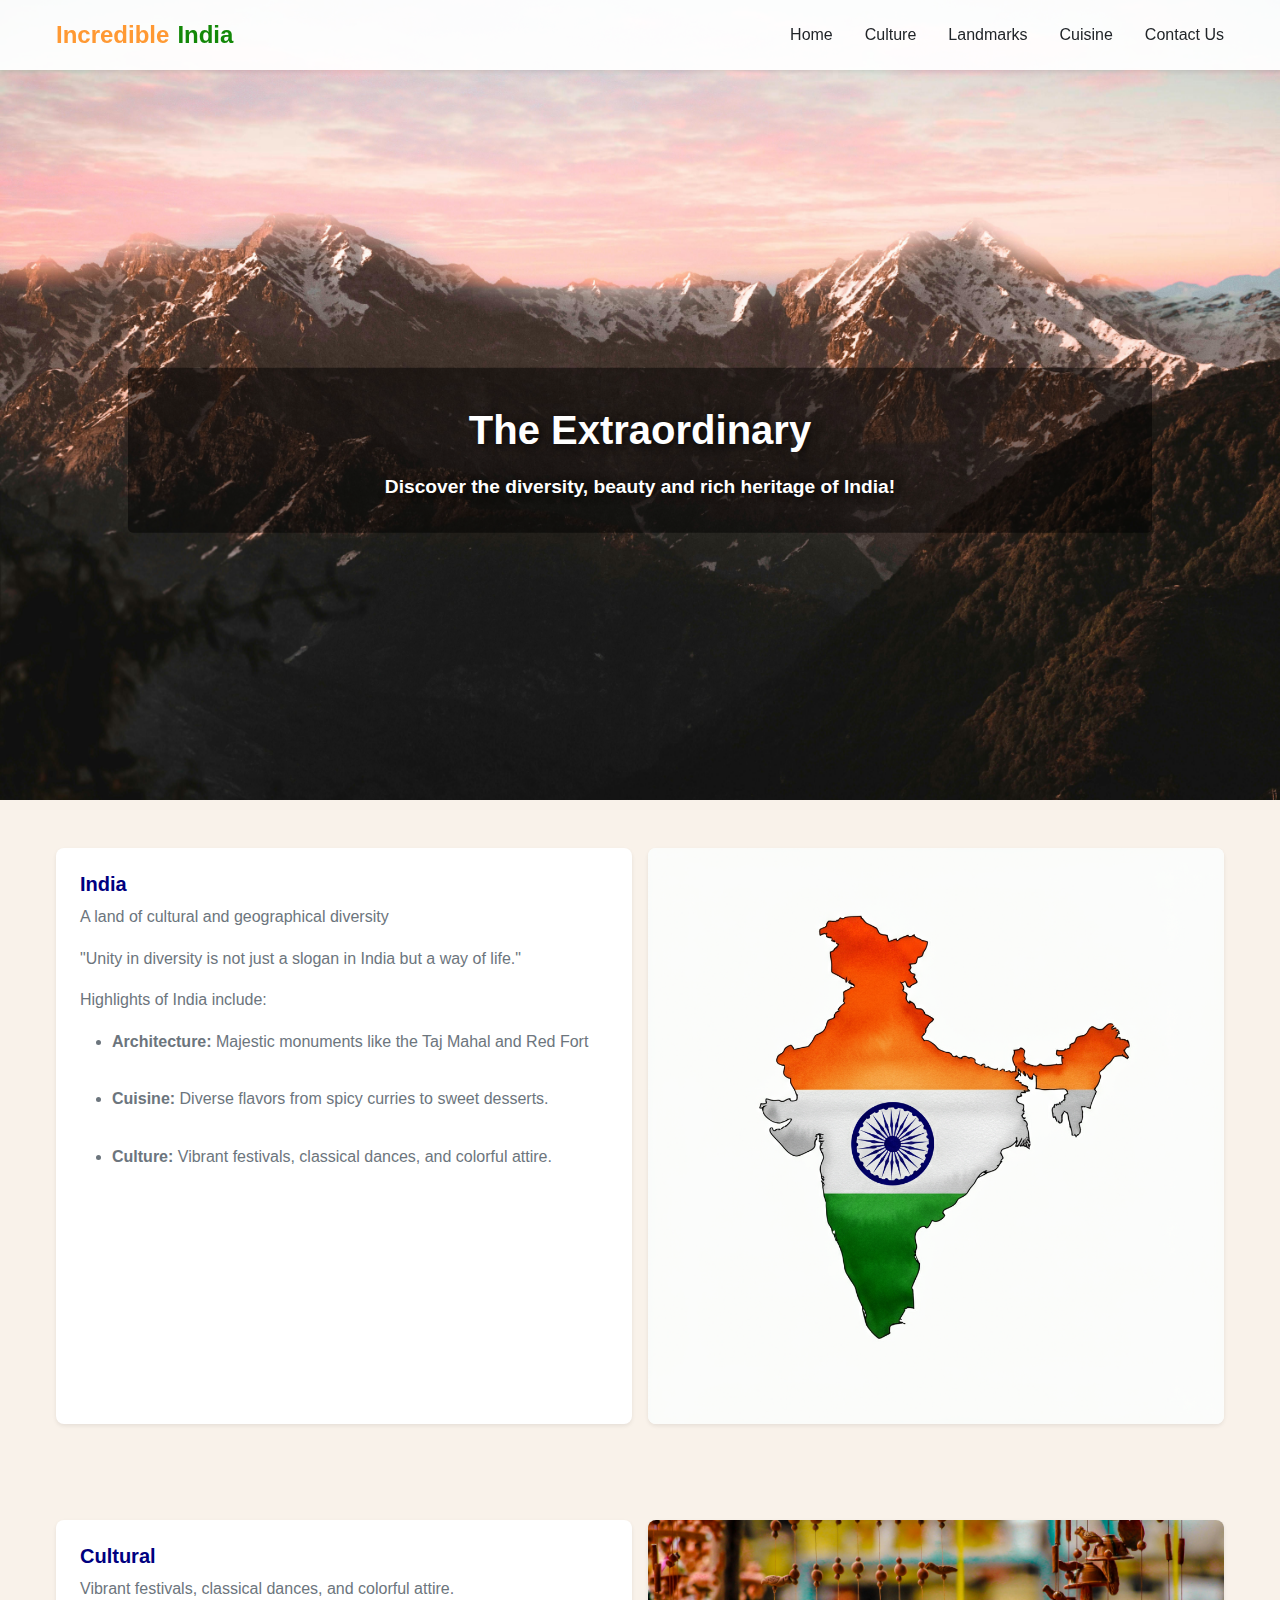
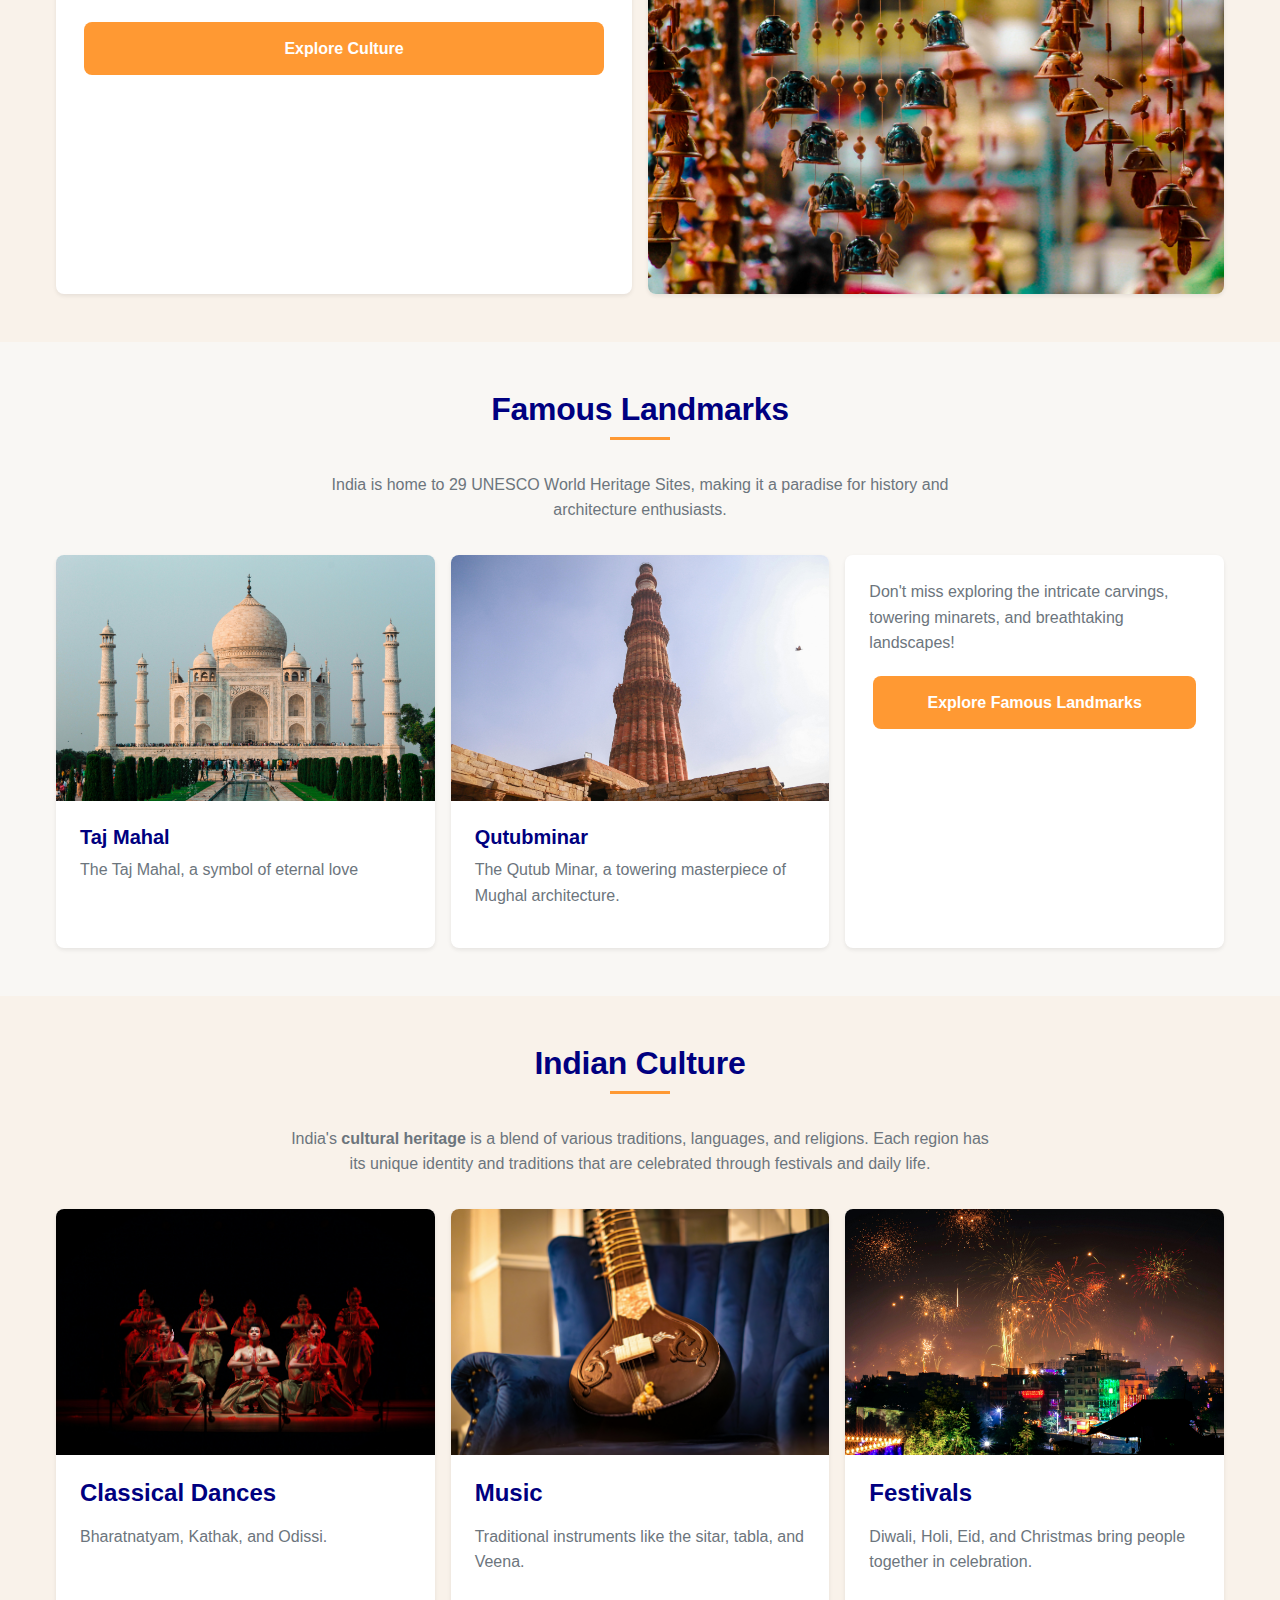
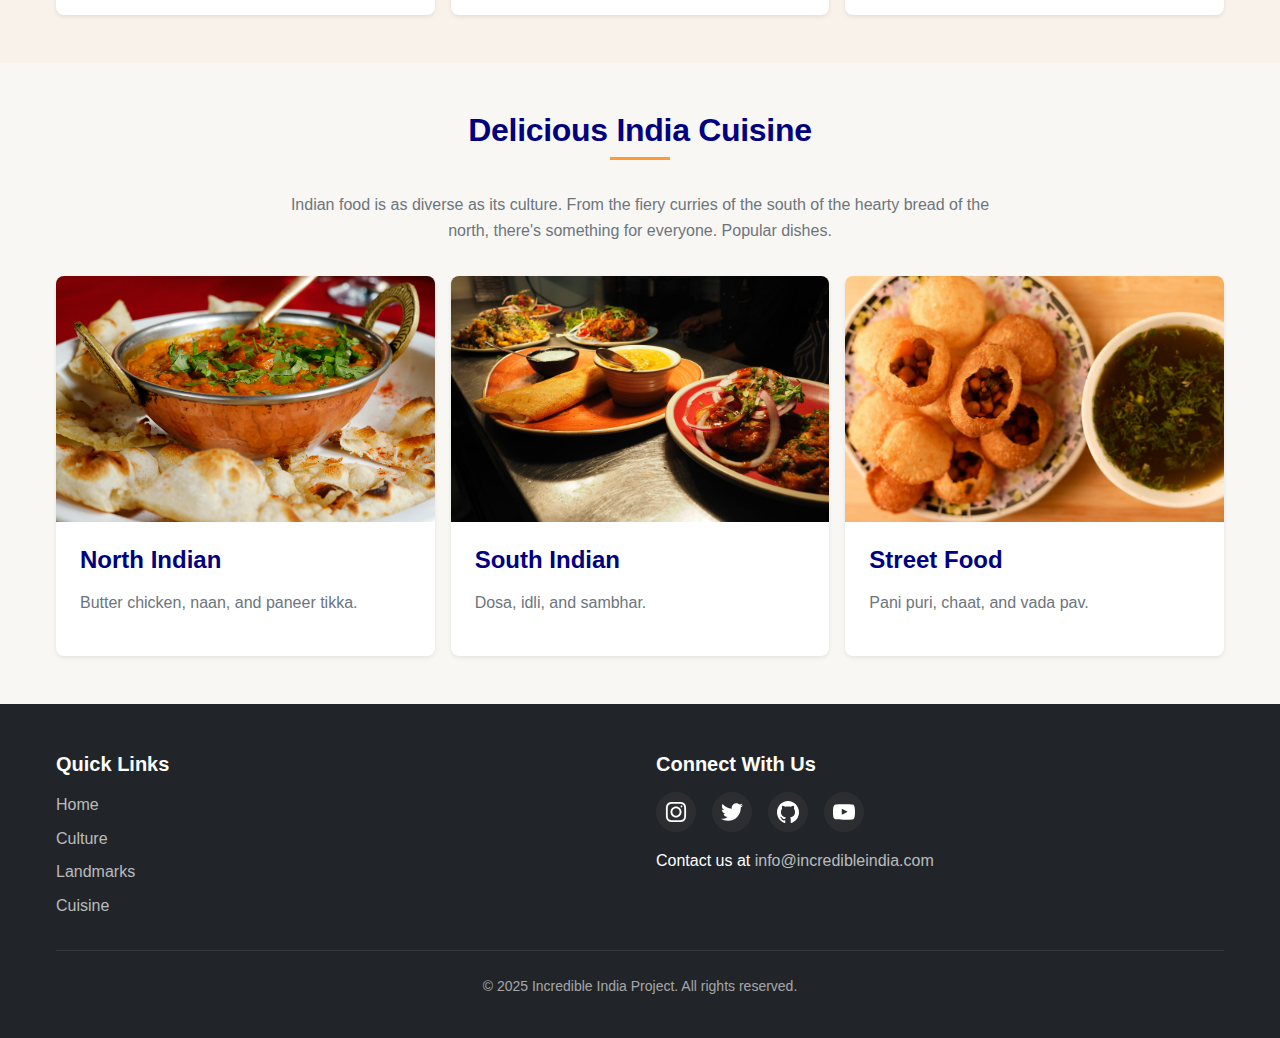
<file: index.html>
<!DOCTYPE html>
<html lang="en">
<head>
    <meta charset="UTF-8">
    <meta name="viewport" content="width=device-width, initial-scale=1.0">
    <meta name="description" content="Experience the essence of India through a revolutionary digital journey exploring its majestic landscapes, vibrant culture, architectural marvels, and culinary treasures.">
    <title>Incredible India</title>
    <link rel="stylesheet" href="style.css">

</head>
<body>
    <nav class="navbar">
        <div class="nav-container container">
            <a href="index.html" class="logo">Incredible <span>India</span></a>
            
                <input type="checkbox" id="nav-toggle" class="nav-toggle">
                <label for="nav-toggle" class="nav-toggle-label" aria-label="Toggle navigation"></label>
                
                <ul class="nav-links">
                    <li><a href="index.html">Home</a></li>
                    <li><a href="culture.html">Culture</a></li>
                    <li><a href="landmarks.html">Landmarks</a></li>
                    <li><a href="cuisine.html">Cuisine</a></li>
                    <li><a href="contact.html" class="active">Contact Us</a></li>
                </ul>
               
                
            
        </div>
    </nav>

    <section class="hero">
        <div class="hero-content fade-in">
          <!-- <img src="./pexels-steve-1509534.jpg" class="fimg">
            <div class="text-overlay">The Extraordinary</div>
            <div class="text-overlay">Discover the diversity, beauty and rich heritage of India!</div> -->
            <img src="./imgs/him3.jpg" alt="Background Image" class="bg-image">
        <div class="text-overlay">
          <p class="text-line">The Extraordinary</p>
          <p class="text-line">Discover the diversity, beauty and rich heritage of India!</p>
        </div>
        </div>
    </section>
    
    <section class="section section-colored">
      <div class="container">
          <div class="grid grid-2">
              <!-- First card - content only -->
              <div class="card slide-up delay-1">
                  <div class="card-body">
                      <h3 class="card-title">India</h3>
                      <p class="card-text">A land of cultural and geographical diversity</p>
                      <p class="card-text">"Unity in diversity is not just a slogan in India but a way of life."</p>
                      <p class="card-text">Highlights of India include:</p>
                      <ul class="card-list">
                          <li><strong>Architecture: </strong>Majestic monuments like the Taj Mahal and Red Fort</li>
                          <li><strong>Cuisine: </strong>Diverse flavors from spicy curries to sweet desserts.</li>
                          <li><strong>Culture: </strong>Vibrant festivals, classical dances, and colorful attire.</li>
                      </ul>
                  </div>
              </div>
              
              <!-- Second card - image only -->
              <div class="card slide-up delay-2">
                  <img src="./imgs/india 1.jpg" alt="India" id="India">
              </div>
          </div>     
      </div>
  </section>

    
    <section class="section section-colored">
        <div class="container">
            
            <div class="grid grid-2">
                <div class="card slide-up delay-1">
                    <div class="card-body">
                        <h3 class="card-title">Cultural</h3>
                        <p class="card-text">Vibrant festivals, classical dances, and colorful attire.</p>
                        <a href="culture.html" class="btn btn-primary">Explore Culture</a>
                    </div>
                </div>
                <div class="card slide-up delay-2">
                    <div class="card-img" >
                        <img src="./imgs/cul2.jpg" alt="Culture">
                    </div>
                </div>
            </div>
        </div>
    </section>

    <section class="section">
        <div class="container">
            <h2 class="section-title">Famous Landmarks</h2>
            <p class="section-description">India is home to 29 UNESCO World Heritage Sites, making it a paradise for history and architecture enthusiasts.</p>
            
            <div class="grid grid-3">
                <div class="card slide-up">
                    <div class="card-img">
                        <img src="./imgs/TAJ.jpg" alt="tajmahal">
                    </div>
                    <div class="card-body">
                        <h3 class="card-title">Taj Mahal</h3>
                        <p class="card-text">The Taj Mahal, a symbol of eternal love</p>

                    </div>
                </div>
                
                <div class="card slide-up delay-1">
                    <div class="card-img">
                        <img src="./imgs/qutub.jpg" alt="qutubminar">
                    </div>
                    <div class="card-body">
                        <h3 class="card-title">Qutubminar</h3>
                        <p class="card-text">The Qutub Minar, a towering masterpiece of Mughal architecture.</p>
                    </div>
                </div>
                <div class="card slide-up delay-1">
                    <div class="card-body">
                        <p class="card-text">Don't miss exploring the intricate carvings, towering minarets, and breathtaking landscapes!</p>
                        <a href="landmarks.html" class="btn btn-primary">Explore Famous Landmarks</a>
                    </div>
                </div>
            
            </div>
        </div>
    </section>

    <section class="section section-colored">
        <div class="container">
            <h2 class="section-title">Indian Culture</h2>
            <p class="section-description">India's <strong>cultural heritage</strong> is a blend of various traditions, languages, and religions. Each region has its unique identity and traditions that are celebrated through festivals and daily life.</p>
            
            <div class="grid grid-3">
                <div class="card slide-up ">
                    <div class="card-img">
                        <img src="./imgs/kath.jpg" alt="qutubminar">
                    </div>
                    <div class="card-body">
                        <h3 class="feature-title">Classical Dances</h3>
                        <p class="card-text">Bharatnatyam, Kathak, and Odissi.</p>
                    </div>
                        
                    
                </div>
                
                    
                    
                <div class="card slide-up delay-1">
                    
                    <div class="card-img">
                        <img src="./imgs/sitar.jpg" alt="sitar">
                    </div>
                    <div class="card-body">
                        <h3 class="feature-title">Music</h3>
                        <p class="card-text">Traditional instruments like the sitar, tabla, and Veena.</p>
                    </div>
                </div>
                
                <div class="card slide-up delay-1">
                    
                    <div class="card-img">
                        <img src="./imgs/fes.jpg" alt="diwali">
                    </div>
                    <div class="card-body">
                        <h3 class="feature-title">Festivals</h3>
                        <p class="card-text">Diwali, Holi, Eid, and Christmas bring people together in celebration.</p>
                    </div>
                </div>
                
            </div>
        </div>
    </section>

    <section class="section">
        <div class="container">
            <h2 class="section-title">Delicious India Cuisine</h2>
            <p class="section-description">Indian food is as diverse as its culture. From the fiery curries of the south of the hearty bread of the north, there's something for everyone. Popular dishes.</p>
            <div class="grid grid-3">
                <div class="card slide-up delay-1">
                    <div class="card-img">
                        <img src="./imgs/nan.jpg" alt="naan">
                    </div>
                    <div class="card-body">
                        <h3 class="feature-title">North Indian</h3>
                        <p class="card-text">Butter chicken, naan, and paneer tikka.</p>
                    </div>
                        
                    
                </div>
                
                    
                    
                <div class="card slide-up delay-1">
                    
                    <div class="card-img">
                        <img src="./imgs/dos.jpg" alt="dosa" >
                    </div>
                    <div class="card-body">
                        <h3 class="feature-title">South Indian</h3>
                        <p class="card-text">Dosa, idli, and sambhar.</p>
                    </div>
                </div>
                
                <div class="card slide-up delay-1">
                    
                    <div class="card-img">
                        <img src="./imgs/pani.jpg" alt="qutubminar">
                    </div>
                    <div class="card-body">
                        <h3 class="feature-title">Street Food</h3>
                        <p class="card-text">Pani puri, chaat, and vada pav.</p>
                    </div>
                </div>
                
            </div>
            
        </div>
    </section>

    

    <footer class="footer">
        <div class="container">
            <div class="footer-grid">
        
                
                <div class="footer-links">
                    <h4>Quick Links</h4>
                    <ul>
                        <li><a href="index.html">Home</a></li>
                        <li><a href="culture.html">Culture</a></li>
                        <li><a href="landmarks.html">Landmarks</a></li>
                        <li><a href="Cuisine.html">Cuisine</a></li>
                    </ul>
                </div>
                <!-- social-links -->
                <div class="footer-links">
                    <h4>Connect With Us</h4>
                    <div class="button-container">
                        <button class="button flex-center">
                          <svg
                            xmlns="http://www.w3.org/2000/svg"
                            fill="none"
                            width="22px"
                            class="btn-svg"
                            viewBox="0 0 24 24"
                          >
                            <g stroke-width="0" id="SVGRepo_bgCarrier"></g>
                            <g
                              stroke-linejoin="round"
                              stroke-linecap="round"
                              id="SVGRepo_tracerCarrier"
                            ></g>
                            <g id="SVGRepo_iconCarrier">
                              <path
                                fill="#fff"
                                d="M12 18C15.3137 18 18 15.3137 18 12C18 8.68629 15.3137 6 12 6C8.68629 6 6 8.68629 6 12C6 15.3137 8.68629 18 12 18ZM12 16C14.2091 16 16 14.2091 16 12C16 9.79086 14.2091 8 12 8C9.79086 8 8 9.79086 8 12C8 14.2091 9.79086 16 12 16Z"
                                clip-rule="evenodd"
                                fill-rule="evenodd"
                              ></path>
                              <path
                                fill="#fff"
                                d="M18 5C17.4477 5 17 5.44772 17 6C17 6.55228 17.4477 7 18 7C18.5523 7 19 6.55228 19 6C19 5.44772 18.5523 5 18 5Z"
                              ></path>
                              <path
                                fill="#fff"
                                d="M1.65396 4.27606C1 5.55953 1 7.23969 1 10.6V13.4C1 16.7603 1 18.4405 1.65396 19.7239C2.2292 20.8529 3.14708 21.7708 4.27606 22.346C5.55953 23 7.23969 23 10.6 23H13.4C16.7603 23 18.4405 23 19.7239 22.346C20.8529 21.7708 21.7708 20.8529 22.346 19.7239C23 18.4405 23 16.7603 23 13.4V10.6C23 7.23969 23 5.55953 22.346 4.27606C21.7708 3.14708 20.8529 2.2292 19.7239 1.65396C18.4405 1 16.7603 1 13.4 1H10.6C7.23969 1 5.55953 1 4.27606 1.65396C3.14708 2.2292 2.2292 3.14708 1.65396 4.27606ZM13.4 3H10.6C8.88684 3 7.72225 3.00156 6.82208 3.0751C5.94524 3.14674 5.49684 3.27659 5.18404 3.43597C4.43139 3.81947 3.81947 4.43139 3.43597 5.18404C3.27659 5.49684 3.14674 5.94524 3.0751 6.82208C3.00156 7.72225 3 8.88684 3 10.6V13.4C3 15.1132 3.00156 16.2777 3.0751 17.1779C3.14674 18.0548 3.27659 18.5032 3.43597 18.816C3.81947 19.5686 4.43139 20.1805 5.18404 20.564C5.49684 20.7234 5.94524 20.8533 6.82208 20.9249C7.72225 20.9984 8.88684 21 10.6 21H13.4C15.1132 21 16.2777 20.9984 17.1779 20.9249C18.0548 20.8533 18.5032 20.7234 18.816 20.564C19.5686 20.1805 20.1805 19.5686 20.564 18.816C20.7234 18.5032 20.8533 18.0548 20.9249 17.1779C20.9984 16.2777 21 15.1132 21 13.4V10.6C21 8.88684 20.9984 7.72225 20.9249 6.82208C20.8533 5.94524 20.7234 5.49684 20.564 5.18404C20.1805 4.43139 19.5686 3.81947 18.816 3.43597C18.5032 3.27659 18.0548 3.14674 17.1779 3.0751C16.2777 3.00156 15.1132 3 13.4 3Z"
                                clip-rule="evenodd"
                                fill-rule="evenodd"
                              ></path>
                            </g>
                          </svg>
                        </button>
                        <button class="button flex-center">
                          <svg
                            viewBox="0 -2 20 20"
                            width="22px"
                            class="btn-svg"
                            version="1.1"
                            xmlns="http://www.w3.org/2000/svg"
                            xmlns:xlink="http://www.w3.org/1999/xlink"
                            fill="#fff"
                          >
                            <g id="SVGRepo_bgCarrier" stroke-width="0"></g>
                            <g
                              id="SVGRepo_tracerCarrier"
                              stroke-linecap="round"
                              stroke-linejoin="round"
                            ></g>
                            <g id="SVGRepo_iconCarrier">
                              <title>twitter [#154]</title>
                              <desc>Created with Sketch.</desc>
                              <defs></defs>
                              <g
                                id="Page-1"
                                stroke="none"
                                stroke-width="1"
                                fill="none"
                                fill-rule="evenodd"
                              >
                                <g
                                  id="Dribbble-Light-Preview"
                                  transform="translate(-60.000000, -7521.000000)"
                                  fill="#fff"
                                >
                                  <g id="icons" transform="translate(56.000000, 160.000000)">
                                    <path
                                      d="M10.29,7377 C17.837,7377 21.965,7370.84365 21.965,7365.50546 C21.965,7365.33021 21.965,7365.15595 21.953,7364.98267 C22.756,7364.41163 23.449,7363.70276 24,7362.8915 C23.252,7363.21837 22.457,7363.433 21.644,7363.52751 C22.5,7363.02244 23.141,7362.2289 23.448,7361.2926 C22.642,7361.76321 21.761,7362.095 20.842,7362.27321 C19.288,7360.64674 16.689,7360.56798 15.036,7362.09796 C13.971,7363.08447 13.518,7364.55538 13.849,7365.95835 C10.55,7365.79492 7.476,7364.261 5.392,7361.73762 C4.303,7363.58363 4.86,7365.94457 6.663,7367.12996 C6.01,7367.11125 5.371,7366.93797 4.8,7366.62489 L4.8,7366.67608 C4.801,7368.5989 6.178,7370.2549 8.092,7370.63591 C7.488,7370.79836 6.854,7370.82199 6.24,7370.70483 C6.777,7372.35099 8.318,7373.47829 10.073,7373.51078 C8.62,7374.63513 6.825,7375.24554 4.977,7375.24358 C4.651,7375.24259 4.325,7375.22388 4,7375.18549 C5.877,7376.37088 8.06,7377 10.29,7376.99705"
                                      id="twitter-[#154]"
                                    ></path>
                                  </g>
                                </g>
                              </g>
                            </g>
                          </svg>
                        </button>
                        <button class="button flex-center">
                          <svg
                            stroke="#fff"
                            fill="#fff"
                            xmlns:xlink="http://www.w3.org/1999/xlink"
                            xmlns="http://www.w3.org/2000/svg"
                            version="1.1"
                            class="btn-svg"
                            width="22px"
                            viewBox="0 0 20 20"
                          >
                            <g stroke-width="0" id="SVGRepo_bgCarrier"></g>
                            <g
                              stroke-linejoin="round"
                              stroke-linecap="round"
                              id="SVGRepo_tracerCarrier"
                            ></g>
                            <g id="SVGRepo_iconCarrier">
                              <title>github [#fff142]</title>
                              <desc>Created with Sketch.</desc>
                              <defs></defs>
                              <g
                                fill-rule="evenodd"
                                fill="none"
                                stroke-width="1"
                                stroke="none"
                                id="Page-1"
                              >
                                <g
                                  fill="#fff"
                                  transform="translate(-140.000000, -7559.000000)"
                                  id="Dribbble-Light-Preview"
                                >
                                  <g transform="translate(56.000000, 160.000000)" id="icons">
                                    <path
                                      id="github-[#fff142]"
                                      d="M94,7399 C99.523,7399 104,7403.59 104,7409.253 C104,7413.782 101.138,7417.624 97.167,7418.981 C96.66,7419.082 96.48,7418.762 96.48,7418.489 C96.48,7418.151 96.492,7417.047 96.492,7415.675 C96.492,7414.719 96.172,7414.095 95.813,7413.777 C98.04,7413.523 100.38,7412.656 100.38,7408.718 C100.38,7407.598 99.992,7406.684 99.35,7405.966 C99.454,7405.707 99.797,7404.664 99.252,7403.252 C99.252,7403.252 98.414,7402.977 96.505,7404.303 C95.706,7404.076 94.85,7403.962 94,7403.958 C93.15,7403.962 92.295,7404.076 91.497,7404.303 C89.586,7402.977 88.746,7403.252 88.746,7403.252 C88.203,7404.664 88.546,7405.707 88.649,7405.966 C88.01,7406.684 87.619,7407.598 87.619,7408.718 C87.619,7412.646 89.954,7413.526 92.175,7413.785 C91.889,7414.041 91.63,7414.493 91.54,7415.156 C90.97,7415.418 89.522,7415.871 88.63,7414.304 C88.63,7414.304 88.101,7413.319 87.097,7413.247 C87.097,7413.247 86.122,7413.234 87.029,7413.87 C87.029,7413.87 87.684,7414.185 88.139,7415.37 C88.139,7415.37 88.726,7417.2 91.508,7416.58 C91.513,7417.437 91.522,7418.245 91.522,7418.489 C91.522,7418.76 91.338,7419.077 90.839,7418.982 C86.865,7417.627 84,7413.783 84,7409.253 C84,7403.59 88.478,7399 94,7399"
                                    ></path>
                                  </g>
                                </g>
                              </g>
                            </g>
                          </svg>
                        </button>
                        <button class="button flex-center">
                          <svg
                            viewBox="0 -3 20 20"
                            width="22px"
                            class="btn-svg"
                            version="1.1"
                            xmlns="http://www.w3.org/2000/svg"
                            xmlns:xlink="http://www.w3.org/1999/xlink"
                            fill="#fff"
                            stroke="#fff"
                          >
                            <g id="SVGRepo_bgCarrier" stroke-width="0"></g>
                            <g
                              id="SVGRepo_tracerCarrier"
                              stroke-linecap="round"
                              stroke-linejoin="round"
                            ></g>
                            <g id="SVGRepo_iconCarrier">
                              <title>youtube [#fff168]</title>
                              <desc>Created with Sketch.</desc>
                              <defs></defs>
                              <g
                                id="Page-1"
                                stroke="none"
                                stroke-width="1"
                                fill="none"
                                fill-rule="evenodd"
                              >
                                <g
                                  id="Dribbble-Light-Preview"
                                  transform="translate(-300.000000, -7442.000000)"
                                  fill="#fff"
                                >
                                  <g id="icons" transform="translate(56.000000, 160.000000)">
                                    <path
                                      d="M251.988432,7291.58588 L251.988432,7285.97425 C253.980638,7286.91168 255.523602,7287.8172 257.348463,7288.79353 C255.843351,7289.62824 253.980638,7290.56468 251.988432,7291.58588 M263.090998,7283.18289 C262.747343,7282.73013 262.161634,7282.37809 261.538073,7282.26141 C259.705243,7281.91336 248.270974,7281.91237 246.439141,7282.26141 C245.939097,7282.35515 245.493839,7282.58153 245.111335,7282.93357 C243.49964,7284.42947 244.004664,7292.45151 244.393145,7293.75096 C244.556505,7294.31342 244.767679,7294.71931 245.033639,7294.98558 C245.376298,7295.33761 245.845463,7295.57995 246.384355,7295.68865 C247.893451,7296.0008 255.668037,7296.17532 261.506198,7295.73552 C262.044094,7295.64178 262.520231,7295.39147 262.895762,7295.02447 C264.385932,7293.53455 264.28433,7285.06174 263.090998,7283.18289"
                                      id="youtube-[#fff168]"
                                    ></path>
                                  </g>
                                </g>
                              </g>
                            </g>
                          </svg>
                        </button>
                      </div>
                      
                    <p class="mt-3">Contact us at <a href="mailto:info@incredibleindia.com">info@incredibleindia.com</a></p>
                </div>
            </div>
            
            <div class="footer-bottom">
                <p>&copy; 2025 Incredible India Project. All rights reserved.</p>
            </div>
        </div>
    </footer>
    

   
</body>
</html>
</file>
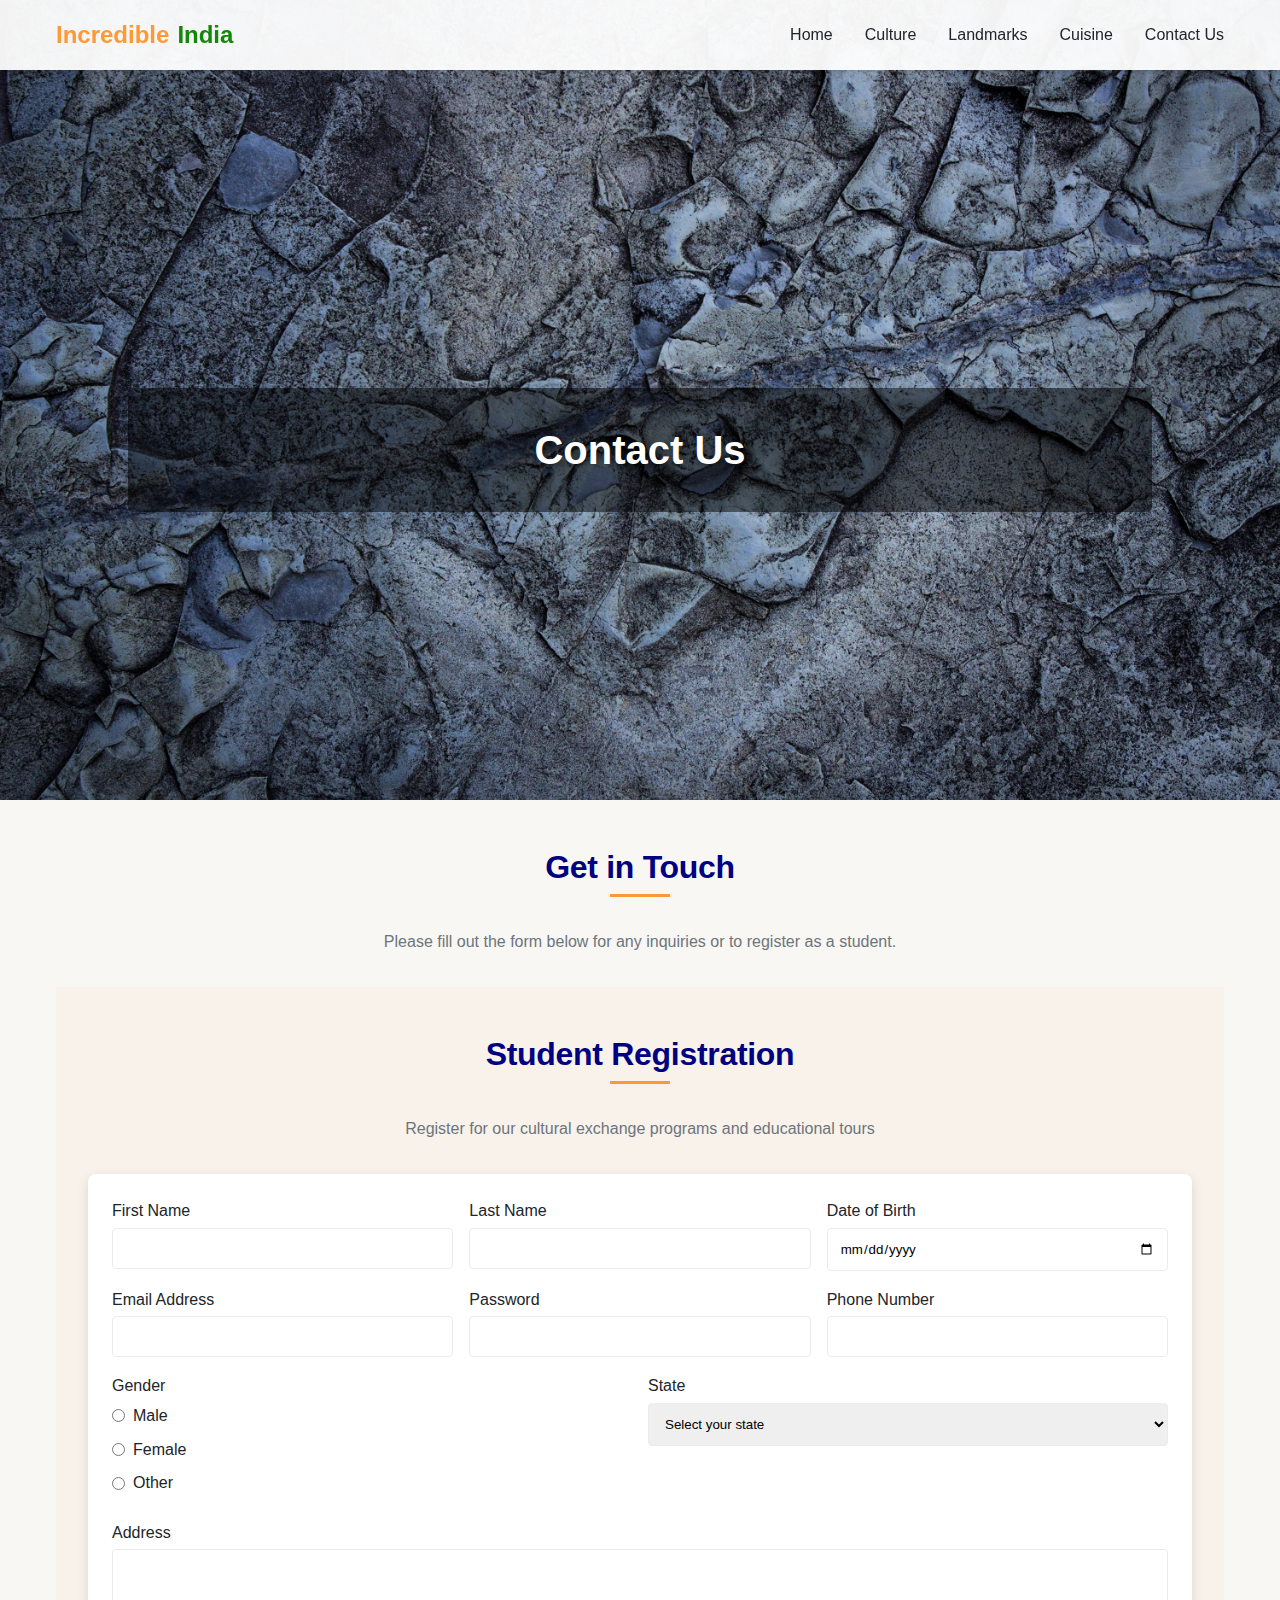
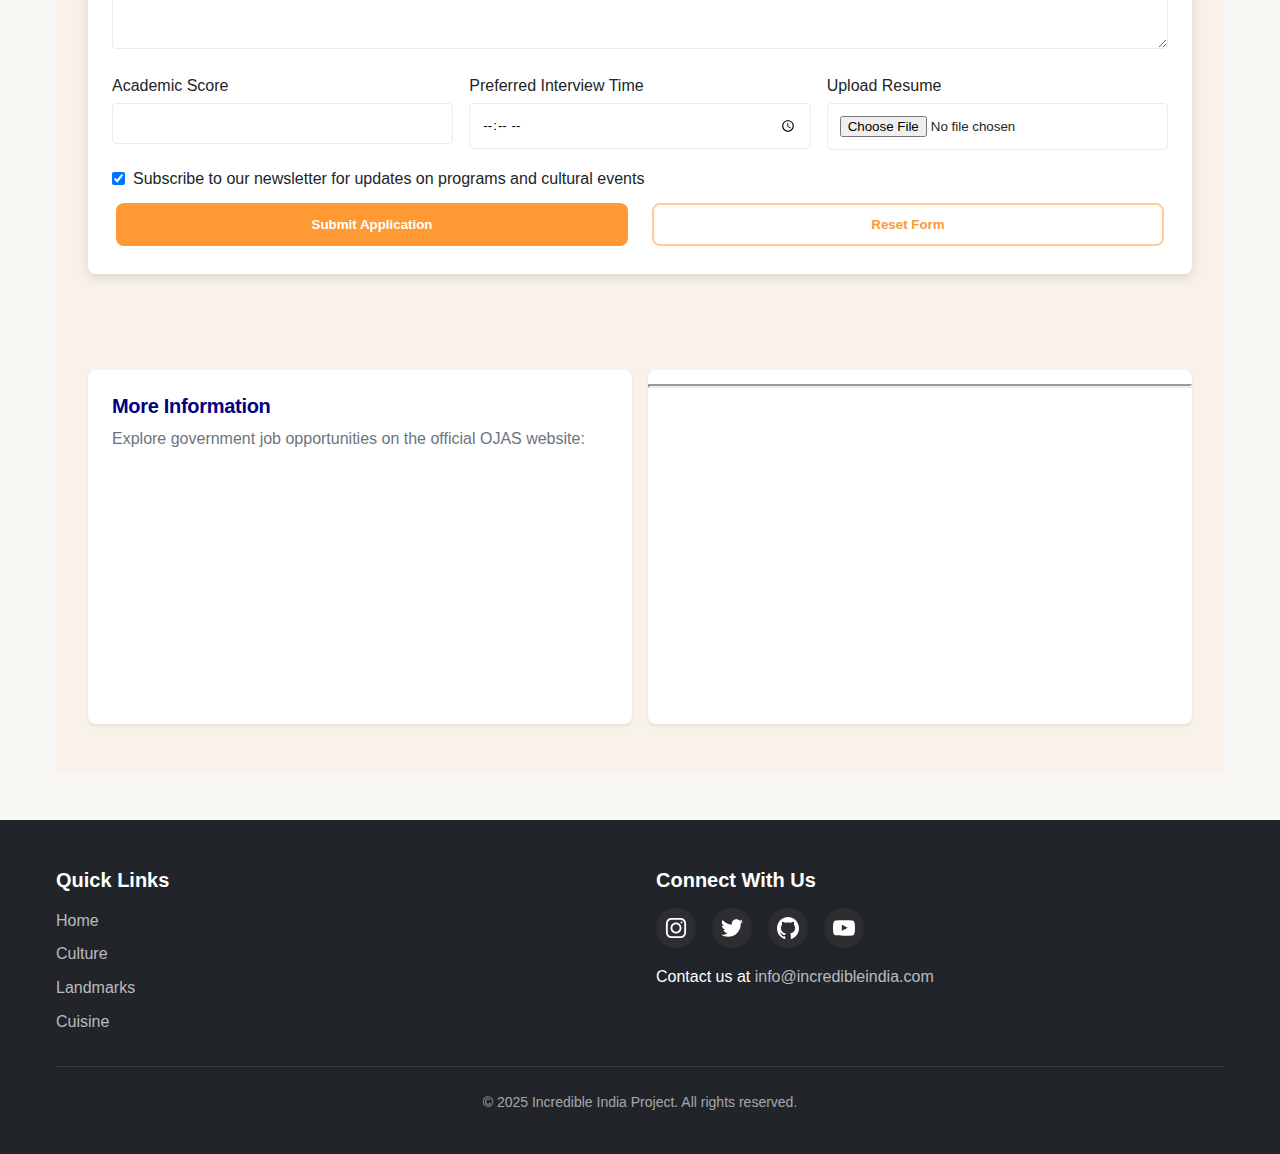
<file: contact.html>
<!DOCTYPE html>
<html lang="en">
<head>
    <link href="./style.css" rel="stylesheet">
    <meta charset="UTF-8">
    <meta name="viewport" content="width=device-width, initial-scale=1.0">
    <title>Contact Us | Incredible India</title>
    
</head>

<body>
<nav class="navbar">
    <div class="nav-container container">
        <a href="index.html" class="logo">Incredible <span>India</span></a>
        
        <input type="checkbox" id="nav-toggle" class="nav-toggle">
        <label for="nav-toggle" class="nav-toggle-label" aria-label="Toggle navigation"></label>
        
        <ul class="nav-links">
            <li><a href="index.html">Home</a></li>
            <li><a href="culture.html">Culture</a></li>
            <li><a href="landmarks.html">Landmarks</a></li>
            <li><a href="cuisine.html" >Cuisine</a></li>
            <li><a href="contact.html" class="active">Contact Us</a></li>
        </ul>
        
    </div>
</nav>

<section class="hero">
  <div class="hero-content fade-in">
    <!-- <img src="./pexels-steve-1509534.jpg" class="fimg">
      <div class="text-overlay">The Extraordinary</div>
      <div class="text-overlay">Discover the diversity, beauty and rich heritage of India!</div> -->
      <img src="./imgs/cont.jpg" alt="Background Image" class="bg-image">
  <div class="text-overlay">
    <p class="text-line">Contact Us</p>
   
  </div>
  </div>
</section>  

    <main>
        <section class="section">
            <div class="container">
                <h2 class="section-title">Get in Touch</h2>
                <p class="section-description">Please fill out the form below for any inquiries or to register as a student.    </p>
                
                
        <section class="section section-colored">
            <div class="container">
                <h2 class="section-title">Student Registration</h2>
                <p class="section-description">Register for our cultural exchange programs and educational tours</p>
                
                <div class="form-container slide-up">
                    <form id="registration-form">
                        <div class="grid grid-3">
                            <div class="form-group">
                                <label for="firstname" class="form-label">First Name</label>
                                <input type="text" id="firstname" name="firstname" class="form-control" required>
                            </div>
                            <div class="form-group">
                                <label for="lastname" class="form-label">Last Name</label>
                                <input type="text" id="lastname" name="lastname" class="form-control" required>
                            </div>
                            <div class="form-group">
                                <label for="dob" class="form-label">Date of Birth</label>
                                <input type="date" id="dob" name="dob" class="form-control" required>
                            </div>
                        </div>
                        
                        <div class="grid grid-3">
                            <div class="form-group">
                                <label for="email2" class="form-label">Email Address</label>
                                <input type="email" id="email2" name="email" class="form-control" required>
                            </div>
                            <div class="form-group">
                                <label for="password" class="form-label">Password</label>
                                <input type="password" id="password" name="password" class="form-control" required>
                            </div>
                            <div class="form-group">
                                <label for="phone" class="form-label">Phone Number</label>
                                <input type="tel" id="phone" name="phone" class="form-control" required>
                            </div>
                        </div>
                        
                        <div class="grid grid-2">
                            <div class="form-group">
                                <label class="form-label">Gender</label>
                                <div class="form-check">
                                    <input type="radio" id="male" name="gender" value="Male" class="form-check-input">
                                    <label for="male">Male</label>
                                </div>
                                <div class="form-check">
                                    <input type="radio" id="female" name="gender" value="Female" class="form-check-input">
                                    <label for="female">Female</label>
                                </div>
                                <div class="form-check">
                                    <input type="radio" id="other" name="gender" value="Other" class="form-check-input">
                                    <label for="other">Other</label>
                                </div>
                            </div>
                            
                            <div class="form-group">
                                <label for="state" class="form-label">State</label>
                                <select id="state" name="state" class="form-control" required>
                                    <option value="">Select your state</option>
                                    <option value="Andhra Pradesh">Andhra Pradesh</option>
                                    <option value="Gujarat">Gujarat</option>
                                    <option value="Karnataka">Karnataka</option>
                                    <option value="Kerala">Kerala</option>
                                    <option value="Maharashtra">Maharashtra</option>
                                    <option value="Punjab">Punjab</option>
                                    <option value="Rajasthan">Rajasthan</option>
                                    <option value="Tamil Nadu">Tamil Nadu</option>
                                    <option value="Uttar Pradesh">Uttar Pradesh</option>
                                    <option value="West Bengal">West Bengal</option>
                                </select>
                            </div>
                        </div>
                        
                        <div class="form-group">
                            <label for="address" class="form-label">Address</label>
                            <textarea id="address" name="address" rows="3" class="form-control"></textarea>
                        </div>
                        
                        <div class="grid grid-3">
                            <div class="form-group">
                                <label for="marks" class="form-label">Academic Score</label>
                                <input type="number" id="marks" name="marks" min="0" max="100" class="form-control">
                            </div>
                            <div class="form-group">
                                <label for="interviewtime" class="form-label">Preferred Interview Time</label>
                                <input type="time" id="interviewtime" name="interviewtime" class="form-control">
                            </div>
                            <div class="form-group">
                                <label for="resume" class="form-label">Upload Resume</label>
                                <input type="file" id="resume" name="resume" class="form-control">
                            </div>
                        </div>
                        
                        <div class="form-check mb-3">
                            <input type="checkbox" id="newsletter" name="newsletter" checked class="form-check-input">
                            <label for="newsletter">Subscribe to our newsletter for updates on programs and cultural events</label>
                        </div>
                        
                        
                        <div class="grid grid-2">
                            <button type="submit" class="btn btn-primary">Submit Application</button>
                            <button type="reset" class="btn btn-outline">Reset Form</button>
                        </div>
                    </form>
                </div>
            </div>
        </section>
        <section class="section section-colored">
            <div class="container">
                <div class="grid grid-2">
                    <div class="card slide-up delay-1">
                        <div class="card-body">
                                                    <h2 class="card-title">More Information</h2>
                        <p class="card-text">Explore government job opportunities on the official OJAS website:    </p>
                        </div>
                    </div>
                    <div class="card slide-up delay-1">
                        <div class="card-img" >
                            <iframe  id="ojas"src="http://ojas.gujarat.gov.in"></iframe>
                        </a>
                        </div>
                        
                    </div>
                        
                   
                </div>
                    
            </div>
        </section>
    </main>

    <footer class="footer">
        <div class="container">
            <div class="footer-grid">
        
                
                <div class="footer-links">
                    <h4>Quick Links</h4>
                    <ul>
                        <li><a href="index.html">Home</a></li>
                        <li><a href="culture.html">Culture</a></li>
                        <li><a href="landmarks.html">Landmarks</a></li>
                        <li><a href="Cuisine.html">Cuisine</a></li>
                    </ul>
                </div>
                
                <div class="footer-links">
                    <h4>Connect With Us</h4>
                    <div class="button-container">
                        <button class="button flex-center">
                          <svg
                            xmlns="http://www.w3.org/2000/svg"
                            fill="none"
                            width="22px"
                            class="btn-svg"
                            viewBox="0 0 24 24"
                          >
                            <g stroke-width="0" id="SVGRepo_bgCarrier"></g>
                            <g
                              stroke-linejoin="round"
                              stroke-linecap="round"
                              id="SVGRepo_tracerCarrier"
                            ></g>
                            <g id="SVGRepo_iconCarrier">
                              <path
                                fill="#fff"
                                d="M12 18C15.3137 18 18 15.3137 18 12C18 8.68629 15.3137 6 12 6C8.68629 6 6 8.68629 6 12C6 15.3137 8.68629 18 12 18ZM12 16C14.2091 16 16 14.2091 16 12C16 9.79086 14.2091 8 12 8C9.79086 8 8 9.79086 8 12C8 14.2091 9.79086 16 12 16Z"
                                clip-rule="evenodd"
                                fill-rule="evenodd"
                              ></path>
                              <path
                                fill="#fff"
                                d="M18 5C17.4477 5 17 5.44772 17 6C17 6.55228 17.4477 7 18 7C18.5523 7 19 6.55228 19 6C19 5.44772 18.5523 5 18 5Z"
                              ></path>
                              <path
                                fill="#fff"
                                d="M1.65396 4.27606C1 5.55953 1 7.23969 1 10.6V13.4C1 16.7603 1 18.4405 1.65396 19.7239C2.2292 20.8529 3.14708 21.7708 4.27606 22.346C5.55953 23 7.23969 23 10.6 23H13.4C16.7603 23 18.4405 23 19.7239 22.346C20.8529 21.7708 21.7708 20.8529 22.346 19.7239C23 18.4405 23 16.7603 23 13.4V10.6C23 7.23969 23 5.55953 22.346 4.27606C21.7708 3.14708 20.8529 2.2292 19.7239 1.65396C18.4405 1 16.7603 1 13.4 1H10.6C7.23969 1 5.55953 1 4.27606 1.65396C3.14708 2.2292 2.2292 3.14708 1.65396 4.27606ZM13.4 3H10.6C8.88684 3 7.72225 3.00156 6.82208 3.0751C5.94524 3.14674 5.49684 3.27659 5.18404 3.43597C4.43139 3.81947 3.81947 4.43139 3.43597 5.18404C3.27659 5.49684 3.14674 5.94524 3.0751 6.82208C3.00156 7.72225 3 8.88684 3 10.6V13.4C3 15.1132 3.00156 16.2777 3.0751 17.1779C3.14674 18.0548 3.27659 18.5032 3.43597 18.816C3.81947 19.5686 4.43139 20.1805 5.18404 20.564C5.49684 20.7234 5.94524 20.8533 6.82208 20.9249C7.72225 20.9984 8.88684 21 10.6 21H13.4C15.1132 21 16.2777 20.9984 17.1779 20.9249C18.0548 20.8533 18.5032 20.7234 18.816 20.564C19.5686 20.1805 20.1805 19.5686 20.564 18.816C20.7234 18.5032 20.8533 18.0548 20.9249 17.1779C20.9984 16.2777 21 15.1132 21 13.4V10.6C21 8.88684 20.9984 7.72225 20.9249 6.82208C20.8533 5.94524 20.7234 5.49684 20.564 5.18404C20.1805 4.43139 19.5686 3.81947 18.816 3.43597C18.5032 3.27659 18.0548 3.14674 17.1779 3.0751C16.2777 3.00156 15.1132 3 13.4 3Z"
                                clip-rule="evenodd"
                                fill-rule="evenodd"
                              ></path>
                            </g>
                          </svg>
                        </button>
                        <button class="button flex-center">
                          <svg
                            viewBox="0 -2 20 20"
                            width="22px"
                            class="btn-svg"
                            version="1.1"
                            xmlns="http://www.w3.org/2000/svg"
                            xmlns:xlink="http://www.w3.org/1999/xlink"
                            fill="#fff"
                          >
                            <g id="SVGRepo_bgCarrier" stroke-width="0"></g>
                            <g
                              id="SVGRepo_tracerCarrier"
                              stroke-linecap="round"
                              stroke-linejoin="round"
                            ></g>
                            <g id="SVGRepo_iconCarrier">
                              <title>twitter [#154]</title>
                              <desc>Created with Sketch.</desc>
                              <defs></defs>
                              <g
                                id="Page-1"
                                stroke="none"
                                stroke-width="1"
                                fill="none"
                                fill-rule="evenodd"
                              >
                                <g
                                  id="Dribbble-Light-Preview"
                                  transform="translate(-60.000000, -7521.000000)"
                                  fill="#fff"
                                >
                                  <g id="icons" transform="translate(56.000000, 160.000000)">
                                    <path
                                      d="M10.29,7377 C17.837,7377 21.965,7370.84365 21.965,7365.50546 C21.965,7365.33021 21.965,7365.15595 21.953,7364.98267 C22.756,7364.41163 23.449,7363.70276 24,7362.8915 C23.252,7363.21837 22.457,7363.433 21.644,7363.52751 C22.5,7363.02244 23.141,7362.2289 23.448,7361.2926 C22.642,7361.76321 21.761,7362.095 20.842,7362.27321 C19.288,7360.64674 16.689,7360.56798 15.036,7362.09796 C13.971,7363.08447 13.518,7364.55538 13.849,7365.95835 C10.55,7365.79492 7.476,7364.261 5.392,7361.73762 C4.303,7363.58363 4.86,7365.94457 6.663,7367.12996 C6.01,7367.11125 5.371,7366.93797 4.8,7366.62489 L4.8,7366.67608 C4.801,7368.5989 6.178,7370.2549 8.092,7370.63591 C7.488,7370.79836 6.854,7370.82199 6.24,7370.70483 C6.777,7372.35099 8.318,7373.47829 10.073,7373.51078 C8.62,7374.63513 6.825,7375.24554 4.977,7375.24358 C4.651,7375.24259 4.325,7375.22388 4,7375.18549 C5.877,7376.37088 8.06,7377 10.29,7376.99705"
                                      id="twitter-[#154]"
                                    ></path>
                                  </g>
                                </g>
                              </g>
                            </g>
                          </svg>
                        </button>
                        <button class="button flex-center">
                          <svg
                            stroke="#fff"
                            fill="#fff"
                            xmlns:xlink="http://www.w3.org/1999/xlink"
                            xmlns="http://www.w3.org/2000/svg"
                            version="1.1"
                            class="btn-svg"
                            width="22px"
                            viewBox="0 0 20 20"
                          >
                            <g stroke-width="0" id="SVGRepo_bgCarrier"></g>
                            <g
                              stroke-linejoin="round"
                              stroke-linecap="round"
                              id="SVGRepo_tracerCarrier"
                            ></g>
                            <g id="SVGRepo_iconCarrier">
                              <title>github [#fff142]</title>
                              <desc>Created with Sketch.</desc>
                              <defs></defs>
                              <g
                                fill-rule="evenodd"
                                fill="none"
                                stroke-width="1"
                                stroke="none"
                                id="Page-1"
                              >
                                <g
                                  fill="#fff"
                                  transform="translate(-140.000000, -7559.000000)"
                                  id="Dribbble-Light-Preview"
                                >
                                  <g transform="translate(56.000000, 160.000000)" id="icons">
                                    <path
                                      id="github-[#fff142]"
                                      d="M94,7399 C99.523,7399 104,7403.59 104,7409.253 C104,7413.782 101.138,7417.624 97.167,7418.981 C96.66,7419.082 96.48,7418.762 96.48,7418.489 C96.48,7418.151 96.492,7417.047 96.492,7415.675 C96.492,7414.719 96.172,7414.095 95.813,7413.777 C98.04,7413.523 100.38,7412.656 100.38,7408.718 C100.38,7407.598 99.992,7406.684 99.35,7405.966 C99.454,7405.707 99.797,7404.664 99.252,7403.252 C99.252,7403.252 98.414,7402.977 96.505,7404.303 C95.706,7404.076 94.85,7403.962 94,7403.958 C93.15,7403.962 92.295,7404.076 91.497,7404.303 C89.586,7402.977 88.746,7403.252 88.746,7403.252 C88.203,7404.664 88.546,7405.707 88.649,7405.966 C88.01,7406.684 87.619,7407.598 87.619,7408.718 C87.619,7412.646 89.954,7413.526 92.175,7413.785 C91.889,7414.041 91.63,7414.493 91.54,7415.156 C90.97,7415.418 89.522,7415.871 88.63,7414.304 C88.63,7414.304 88.101,7413.319 87.097,7413.247 C87.097,7413.247 86.122,7413.234 87.029,7413.87 C87.029,7413.87 87.684,7414.185 88.139,7415.37 C88.139,7415.37 88.726,7417.2 91.508,7416.58 C91.513,7417.437 91.522,7418.245 91.522,7418.489 C91.522,7418.76 91.338,7419.077 90.839,7418.982 C86.865,7417.627 84,7413.783 84,7409.253 C84,7403.59 88.478,7399 94,7399"
                                    ></path>
                                  </g>
                                </g>
                              </g>
                            </g>
                          </svg>
                        </button>
                        <button class="button flex-center">
                          <svg
                            viewBox="0 -3 20 20"
                            width="22px"
                            class="btn-svg"
                            version="1.1"
                            xmlns="http://www.w3.org/2000/svg"
                            xmlns:xlink="http://www.w3.org/1999/xlink"
                            fill="#fff"
                            stroke="#fff"
                          >
                            <g id="SVGRepo_bgCarrier" stroke-width="0"></g>
                            <g
                              id="SVGRepo_tracerCarrier"
                              stroke-linecap="round"
                              stroke-linejoin="round"
                            ></g>
                            <g id="SVGRepo_iconCarrier">
                              <title>youtube [#fff168]</title>
                              <desc>Created with Sketch.</desc>
                              <defs></defs>
                              <g
                                id="Page-1"
                                stroke="none"
                                stroke-width="1"
                                fill="none"
                                fill-rule="evenodd"
                              >
                                <g
                                  id="Dribbble-Light-Preview"
                                  transform="translate(-300.000000, -7442.000000)"
                                  fill="#fff"
                                >
                                  <g id="icons" transform="translate(56.000000, 160.000000)">
                                    <path
                                      d="M251.988432,7291.58588 L251.988432,7285.97425 C253.980638,7286.91168 255.523602,7287.8172 257.348463,7288.79353 C255.843351,7289.62824 253.980638,7290.56468 251.988432,7291.58588 M263.090998,7283.18289 C262.747343,7282.73013 262.161634,7282.37809 261.538073,7282.26141 C259.705243,7281.91336 248.270974,7281.91237 246.439141,7282.26141 C245.939097,7282.35515 245.493839,7282.58153 245.111335,7282.93357 C243.49964,7284.42947 244.004664,7292.45151 244.393145,7293.75096 C244.556505,7294.31342 244.767679,7294.71931 245.033639,7294.98558 C245.376298,7295.33761 245.845463,7295.57995 246.384355,7295.68865 C247.893451,7296.0008 255.668037,7296.17532 261.506198,7295.73552 C262.044094,7295.64178 262.520231,7295.39147 262.895762,7295.02447 C264.385932,7293.53455 264.28433,7285.06174 263.090998,7283.18289"
                                      id="youtube-[#fff168]"
                                    ></path>
                                  </g>
                                </g>
                              </g>
                            </g>
                          </svg>
                        </button>
                      </div>
                      
                    <p class="mt-3">Contact us at <a href="mailto:info@incredibleindia.com">info@incredibleindia.com</a></p>
                </div>
            </div>
            
            <div class="footer-bottom">
                <p>&copy; 2025 Incredible India Project. All rights reserved.</p>
            </div>
        </div>
    </footer>
    


    
</body>
</html>
</file>
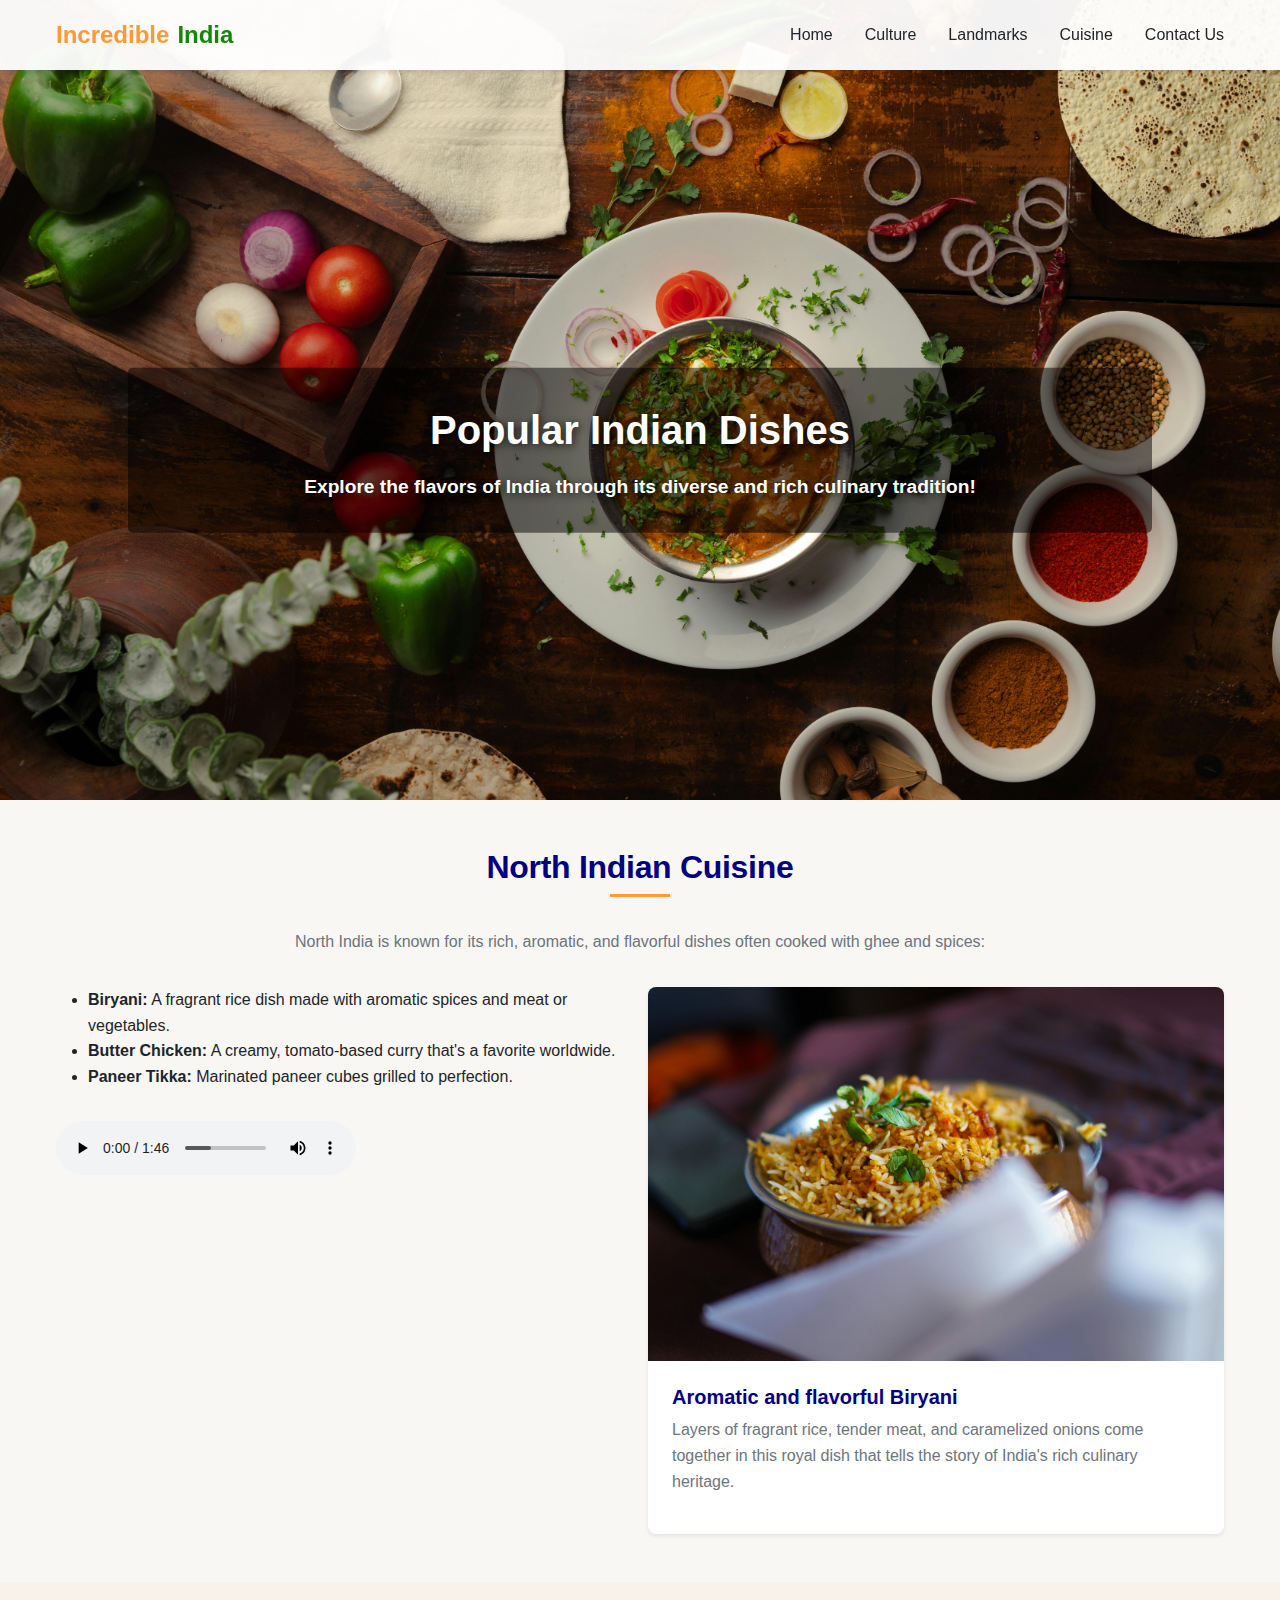
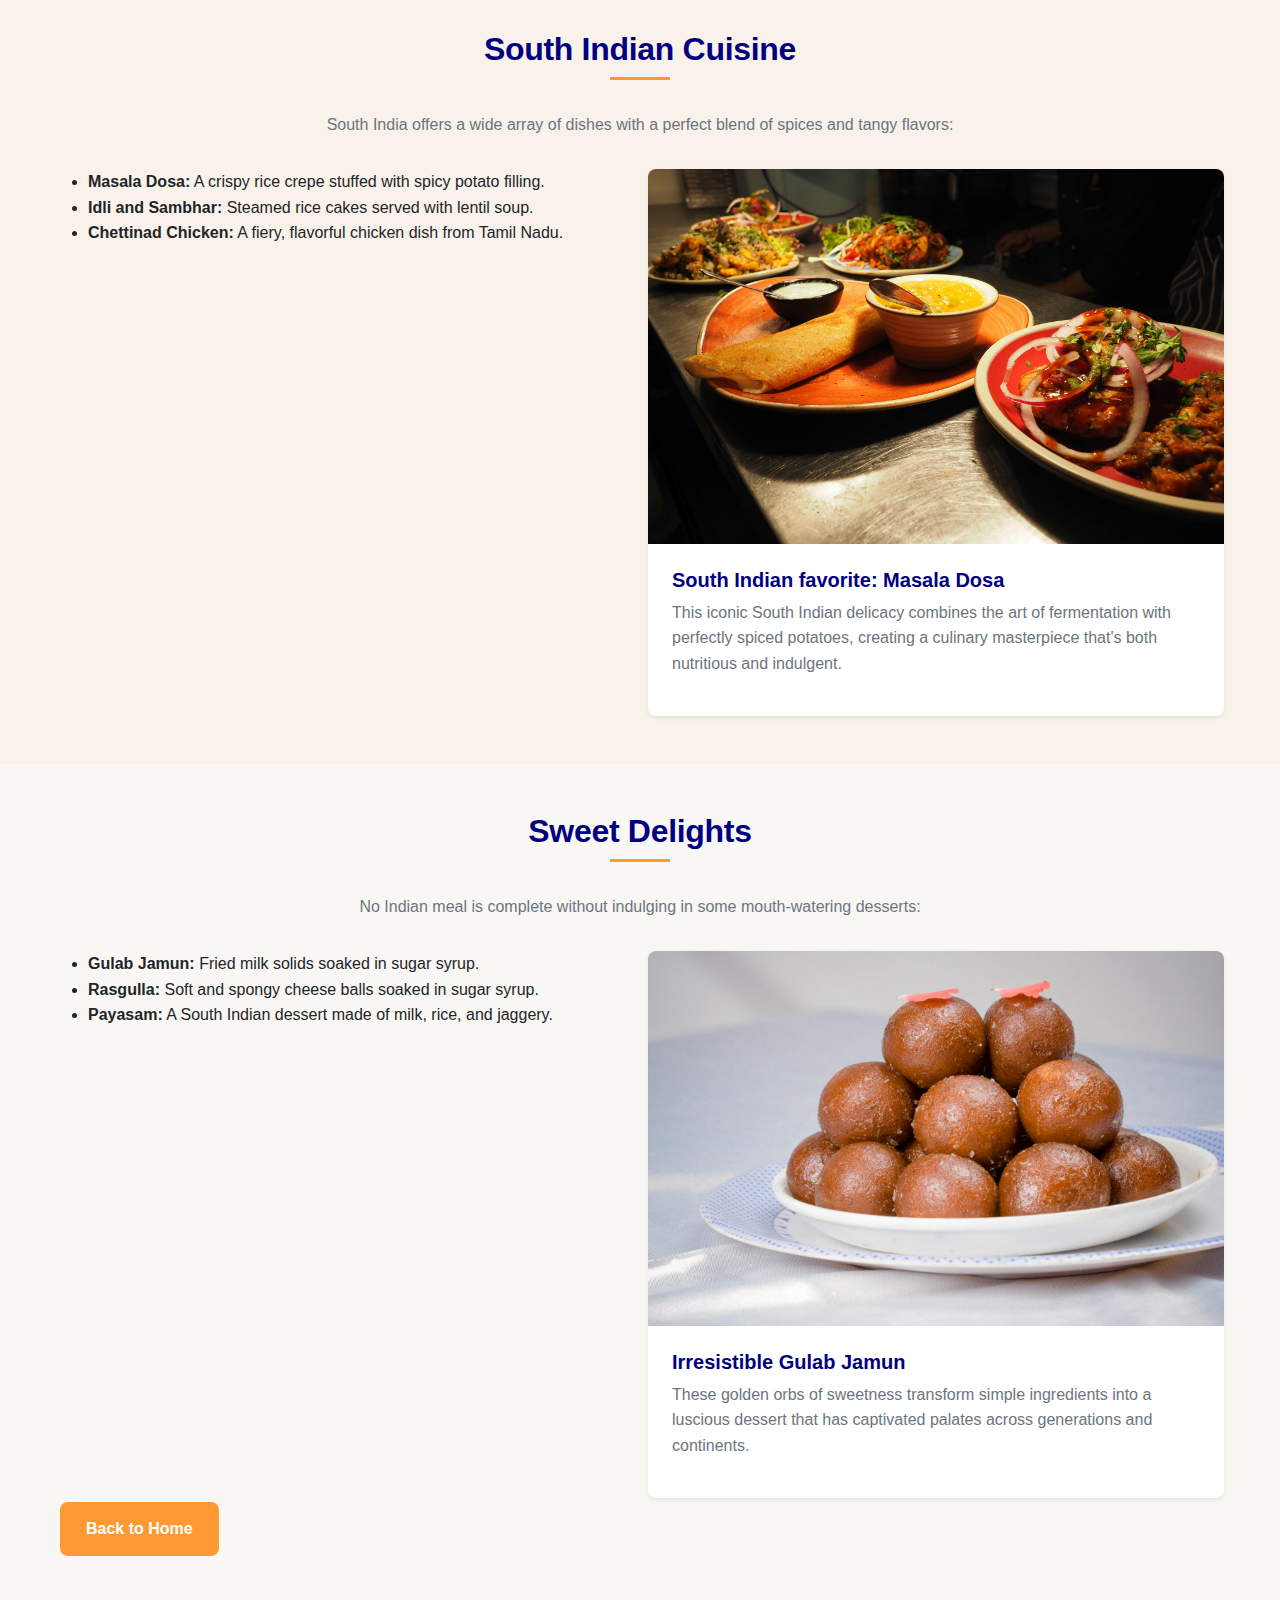
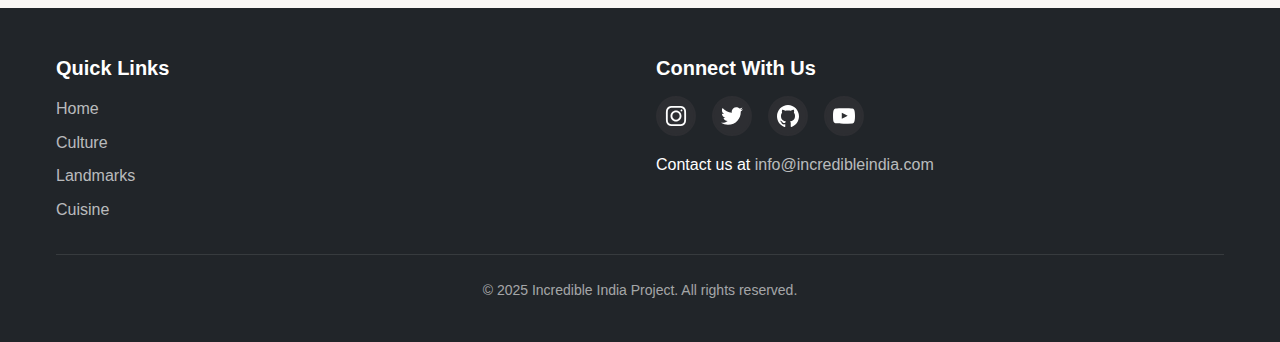
<file: cuisine.html>
<!DOCTYPE html>
<html lang="en">
<head>
    <meta charset="UTF-8">
    <meta name="viewport" content="width=device-width, initial-scale=1.0">
    <title>Indian Cuisine | Incredible India</title>
    <link rel="stylesheet" href="style.css">
</head>
<body>
    <nav class="navbar">
        <div class="nav-container container">
            <a href="index.html" class="logo">Incredible <span>India</span></a>
            
            <input type="checkbox" id="nav-toggle" class="nav-toggle">
            <label for="nav-toggle" class="nav-toggle-label" aria-label="Toggle navigation"></label>
            
            <ul class="nav-links">
                <li><a href="index.html">Home</a></li>
                <li><a href="culture.html">Culture</a></li>
                <li><a href="landmarks.html">Landmarks</a></li>
                <li><a href="cuisine.html">Cuisine</a></li>
                <li><a href="contact.html" class="active">Contact Us</a></li>
            </ul>
            
        </div>
    </nav>

    <!-- <section class="hero" style="background-image: linear-gradient(rgba(0, 0, 0, 0.6), rgba(0, 0, 0, 0.6));">
        <div class="hero-content fade-in">
            <h1 class="hero-title">Popular Indian Dishes</h1>
            <p class="hero-subtitle">Explore the flavors of India through its diverse and rich culinary tradition!</p>
        </div>
    </section> -->

    <section class="hero">
      <div class="hero-content fade-in">
        <!-- <img src="./pexels-steve-1509534.jpg" class="fimg">
          <div class="text-overlay">The Extraordinary</div>
          <div class="text-overlay">Discover the diversity, beauty and rich heritage of India!</div> -->
          <img src="./imgs/cui4.jpg" alt="Background Image" class="bg-image" id="cuisine-bg">
      <div class="text-overlay">
        <p class="text-line">Popular Indian Dishes</p>
        <p class="text-line">Explore the flavors of India through its diverse and rich culinary tradition!</p>
      </div>
      </div>
  </section>

    <section class="section">
        <div class="container">
            <h2 class="section-title">North Indian Cuisine</h2>
            <p class="section-description">North India is known for its rich, aromatic, and flavorful dishes often cooked with ghee and spices:</p>
            
            <div class="grid grid-2 mt-4">
                <div class="slide-up">
                    <ul class="mb-4">
                        <li><strong>Biryani:</strong> A fragrant rice dish made with aromatic spices and meat or vegetables.</li>
                        <li><strong>Butter Chicken:</strong> A creamy, tomato-based curry that's a favorite worldwide.</li>
                        <li><strong>Paneer Tikka:</strong> Marinated paneer cubes grilled to perfection.</li>
                    </ul>
                    <audio controls class="mt-3">
                        <source src="./titanium.mp3" type="audio/mpeg">
                        Your browser does not support the audio element.
                    </audio>
                </div>
                <div class="card slide-up delay-1">
                    <div class="card-img">
                        <img src="./imgs/birya.jpg" alt="Aromatic and flavorful Biryani">
                    </div>
                    <div class="card-body">
                        <h4 class="card-title">Aromatic and flavorful Biryani</h4>
                        <p class="card-text">Layers of fragrant rice, tender meat, and caramelized onions come together in this royal dish that tells the story of India's rich culinary heritage.</p>
                    </div>
                </div>
            </div>
        </div>
    </section>

    <section class="section section-colored">
        <div class="container">
            <h2 class="section-title">South Indian Cuisine</h2>
            <p class="section-description">South India offers a wide array of dishes with a perfect blend of spices and tangy flavors:</p>
            
            <div class="grid grid-2 mt-4">
                <div class="slide-up">
                    <ul class="mb-4">
                        <li><strong>Masala Dosa:</strong> A crispy rice crepe stuffed with spicy potato filling.</li>
                        <li><strong>Idli and Sambhar:</strong> Steamed rice cakes served with lentil soup.</li>
                        <li><strong>Chettinad Chicken:</strong> A fiery, flavorful chicken dish from Tamil Nadu.</li>
                    </ul>
                </div>
                <div class="card slide-up delay-1">
                    <div class="card-img">
                        <img src="./imgs/dos.jpg" alt="South Indian favorite: Masala Dosa">
                    </div>
                    <div class="card-body">
                        <h4 class="card-title">South Indian favorite: Masala Dosa</h4>
                        <p class="card-text">This iconic South Indian delicacy combines the art of fermentation with perfectly spiced potatoes, creating a culinary masterpiece that's both nutritious and indulgent.</p>
                    </div>
                </div>
            </div>
        </div>
    </section>

    <section class="section">
        <div class="container">
            <h2 class="section-title">Sweet Delights</h2>
            <p class="section-description">No Indian meal is complete without indulging in some mouth-watering desserts:</p>
            
            <div class="grid grid-2 mt-4">
                <div class="slide-up">
                    <ul class="mb-4">
                        <li><strong>Gulab Jamun:</strong> Fried milk solids soaked in sugar syrup.</li>
                        <li><strong>Rasgulla:</strong> Soft and spongy cheese balls soaked in sugar syrup.</li>
                        <li><strong>Payasam:</strong> A South Indian dessert made of milk, rice, and jaggery.</li>
                    </ul>
                </div>
                <div class="card slide-up delay-1">
                    <div class="card-img">
                        <img src="./imgs/gul.jpg" alt="Irresistible Gulab Jamun">
                    </div>
                    <div class="card-body">
                        <h4 class="card-title">Irresistible Gulab Jamun</h4>
                        <p class="card-text">These golden orbs of sweetness transform simple ingredients into a luscious dessert that has captivated palates across generations and continents.</p>
                    </div>
                </div>
            </div>
            
            <div class="text-center mt-5">
                <a href="index.html" class="btn btn-primary">Back to Home</a>
            </div>
        </div>
    </section>

    <footer class="footer">
        <div class="container">
            <div class="footer-grid">
        
                
                <div class="footer-links">
                    <h4>Quick Links</h4>
                    <ul>
                        <li><a href="index.html">Home</a></li>
                        <li><a href="culture.html">Culture</a></li>
                        <li><a href="landmarks.html">Landmarks</a></li>
                        <li><a href="Cuisine.html">Cuisine</a></li>
                    </ul>
                </div>
                
                <div class="footer-links">
                    <h4>Connect With Us</h4>
                    <div class="button-container">
                        <button class="button flex-center">
                          <svg
                            xmlns="http://www.w3.org/2000/svg"
                            fill="none"
                            width="22px"
                            class="btn-svg"
                            viewBox="0 0 24 24"
                          >
                            <g stroke-width="0" id="SVGRepo_bgCarrier"></g>
                            <g
                              stroke-linejoin="round"
                              stroke-linecap="round"
                              id="SVGRepo_tracerCarrier"
                            ></g>
                            <g id="SVGRepo_iconCarrier">
                              <path
                                fill="#fff"
                                d="M12 18C15.3137 18 18 15.3137 18 12C18 8.68629 15.3137 6 12 6C8.68629 6 6 8.68629 6 12C6 15.3137 8.68629 18 12 18ZM12 16C14.2091 16 16 14.2091 16 12C16 9.79086 14.2091 8 12 8C9.79086 8 8 9.79086 8 12C8 14.2091 9.79086 16 12 16Z"
                                clip-rule="evenodd"
                                fill-rule="evenodd"
                              ></path>
                              <path
                                fill="#fff"
                                d="M18 5C17.4477 5 17 5.44772 17 6C17 6.55228 17.4477 7 18 7C18.5523 7 19 6.55228 19 6C19 5.44772 18.5523 5 18 5Z"
                              ></path>
                              <path
                                fill="#fff"
                                d="M1.65396 4.27606C1 5.55953 1 7.23969 1 10.6V13.4C1 16.7603 1 18.4405 1.65396 19.7239C2.2292 20.8529 3.14708 21.7708 4.27606 22.346C5.55953 23 7.23969 23 10.6 23H13.4C16.7603 23 18.4405 23 19.7239 22.346C20.8529 21.7708 21.7708 20.8529 22.346 19.7239C23 18.4405 23 16.7603 23 13.4V10.6C23 7.23969 23 5.55953 22.346 4.27606C21.7708 3.14708 20.8529 2.2292 19.7239 1.65396C18.4405 1 16.7603 1 13.4 1H10.6C7.23969 1 5.55953 1 4.27606 1.65396C3.14708 2.2292 2.2292 3.14708 1.65396 4.27606ZM13.4 3H10.6C8.88684 3 7.72225 3.00156 6.82208 3.0751C5.94524 3.14674 5.49684 3.27659 5.18404 3.43597C4.43139 3.81947 3.81947 4.43139 3.43597 5.18404C3.27659 5.49684 3.14674 5.94524 3.0751 6.82208C3.00156 7.72225 3 8.88684 3 10.6V13.4C3 15.1132 3.00156 16.2777 3.0751 17.1779C3.14674 18.0548 3.27659 18.5032 3.43597 18.816C3.81947 19.5686 4.43139 20.1805 5.18404 20.564C5.49684 20.7234 5.94524 20.8533 6.82208 20.9249C7.72225 20.9984 8.88684 21 10.6 21H13.4C15.1132 21 16.2777 20.9984 17.1779 20.9249C18.0548 20.8533 18.5032 20.7234 18.816 20.564C19.5686 20.1805 20.1805 19.5686 20.564 18.816C20.7234 18.5032 20.8533 18.0548 20.9249 17.1779C20.9984 16.2777 21 15.1132 21 13.4V10.6C21 8.88684 20.9984 7.72225 20.9249 6.82208C20.8533 5.94524 20.7234 5.49684 20.564 5.18404C20.1805 4.43139 19.5686 3.81947 18.816 3.43597C18.5032 3.27659 18.0548 3.14674 17.1779 3.0751C16.2777 3.00156 15.1132 3 13.4 3Z"
                                clip-rule="evenodd"
                                fill-rule="evenodd"
                              ></path>
                            </g>
                          </svg>
                        </button>
                        <button class="button flex-center">
                          <svg
                            viewBox="0 -2 20 20"
                            width="22px"
                            class="btn-svg"
                            version="1.1"
                            xmlns="http://www.w3.org/2000/svg"
                            xmlns:xlink="http://www.w3.org/1999/xlink"
                            fill="#fff"
                          >
                            <g id="SVGRepo_bgCarrier" stroke-width="0"></g>
                            <g
                              id="SVGRepo_tracerCarrier"
                              stroke-linecap="round"
                              stroke-linejoin="round"
                            ></g>
                            <g id="SVGRepo_iconCarrier">
                              <title>twitter [#154]</title>
                              <desc>Created with Sketch.</desc>
                              <defs></defs>
                              <g
                                id="Page-1"
                                stroke="none"
                                stroke-width="1"
                                fill="none"
                                fill-rule="evenodd"
                              >
                                <g
                                  id="Dribbble-Light-Preview"
                                  transform="translate(-60.000000, -7521.000000)"
                                  fill="#fff"
                                >
                                  <g id="icons" transform="translate(56.000000, 160.000000)">
                                    <path
                                      d="M10.29,7377 C17.837,7377 21.965,7370.84365 21.965,7365.50546 C21.965,7365.33021 21.965,7365.15595 21.953,7364.98267 C22.756,7364.41163 23.449,7363.70276 24,7362.8915 C23.252,7363.21837 22.457,7363.433 21.644,7363.52751 C22.5,7363.02244 23.141,7362.2289 23.448,7361.2926 C22.642,7361.76321 21.761,7362.095 20.842,7362.27321 C19.288,7360.64674 16.689,7360.56798 15.036,7362.09796 C13.971,7363.08447 13.518,7364.55538 13.849,7365.95835 C10.55,7365.79492 7.476,7364.261 5.392,7361.73762 C4.303,7363.58363 4.86,7365.94457 6.663,7367.12996 C6.01,7367.11125 5.371,7366.93797 4.8,7366.62489 L4.8,7366.67608 C4.801,7368.5989 6.178,7370.2549 8.092,7370.63591 C7.488,7370.79836 6.854,7370.82199 6.24,7370.70483 C6.777,7372.35099 8.318,7373.47829 10.073,7373.51078 C8.62,7374.63513 6.825,7375.24554 4.977,7375.24358 C4.651,7375.24259 4.325,7375.22388 4,7375.18549 C5.877,7376.37088 8.06,7377 10.29,7376.99705"
                                      id="twitter-[#154]"
                                    ></path>
                                  </g>
                                </g>
                              </g>
                            </g>
                          </svg>
                        </button>
                        <button class="button flex-center">
                          <svg
                            stroke="#fff"
                            fill="#fff"
                            xmlns:xlink="http://www.w3.org/1999/xlink"
                            xmlns="http://www.w3.org/2000/svg"
                            version="1.1"
                            class="btn-svg"
                            width="22px"
                            viewBox="0 0 20 20"
                          >
                            <g stroke-width="0" id="SVGRepo_bgCarrier"></g>
                            <g
                              stroke-linejoin="round"
                              stroke-linecap="round"
                              id="SVGRepo_tracerCarrier"
                            ></g>
                            <g id="SVGRepo_iconCarrier">
                              <title>github [#fff142]</title>
                              <desc>Created with Sketch.</desc>
                              <defs></defs>
                              <g
                                fill-rule="evenodd"
                                fill="none"
                                stroke-width="1"
                                stroke="none"
                                id="Page-1"
                              >
                                <g
                                  fill="#fff"
                                  transform="translate(-140.000000, -7559.000000)"
                                  id="Dribbble-Light-Preview"
                                >
                                  <g transform="translate(56.000000, 160.000000)" id="icons">
                                    <path
                                      id="github-[#fff142]"
                                      d="M94,7399 C99.523,7399 104,7403.59 104,7409.253 C104,7413.782 101.138,7417.624 97.167,7418.981 C96.66,7419.082 96.48,7418.762 96.48,7418.489 C96.48,7418.151 96.492,7417.047 96.492,7415.675 C96.492,7414.719 96.172,7414.095 95.813,7413.777 C98.04,7413.523 100.38,7412.656 100.38,7408.718 C100.38,7407.598 99.992,7406.684 99.35,7405.966 C99.454,7405.707 99.797,7404.664 99.252,7403.252 C99.252,7403.252 98.414,7402.977 96.505,7404.303 C95.706,7404.076 94.85,7403.962 94,7403.958 C93.15,7403.962 92.295,7404.076 91.497,7404.303 C89.586,7402.977 88.746,7403.252 88.746,7403.252 C88.203,7404.664 88.546,7405.707 88.649,7405.966 C88.01,7406.684 87.619,7407.598 87.619,7408.718 C87.619,7412.646 89.954,7413.526 92.175,7413.785 C91.889,7414.041 91.63,7414.493 91.54,7415.156 C90.97,7415.418 89.522,7415.871 88.63,7414.304 C88.63,7414.304 88.101,7413.319 87.097,7413.247 C87.097,7413.247 86.122,7413.234 87.029,7413.87 C87.029,7413.87 87.684,7414.185 88.139,7415.37 C88.139,7415.37 88.726,7417.2 91.508,7416.58 C91.513,7417.437 91.522,7418.245 91.522,7418.489 C91.522,7418.76 91.338,7419.077 90.839,7418.982 C86.865,7417.627 84,7413.783 84,7409.253 C84,7403.59 88.478,7399 94,7399"
                                    ></path>
                                  </g>
                                </g>
                              </g>
                            </g>
                          </svg>
                        </button>
                        <button class="button flex-center">
                          <svg
                            viewBox="0 -3 20 20"
                            width="22px"
                            class="btn-svg"
                            version="1.1"
                            xmlns="http://www.w3.org/2000/svg"
                            xmlns:xlink="http://www.w3.org/1999/xlink"
                            fill="#fff"
                            stroke="#fff"
                          >
                            <g id="SVGRepo_bgCarrier" stroke-width="0"></g>
                            <g
                              id="SVGRepo_tracerCarrier"
                              stroke-linecap="round"
                              stroke-linejoin="round"
                            ></g>
                            <g id="SVGRepo_iconCarrier">
                              <title>youtube [#fff168]</title>
                              <desc>Created with Sketch.</desc>
                              <defs></defs>
                              <g
                                id="Page-1"
                                stroke="none"
                                stroke-width="1"
                                fill="none"
                                fill-rule="evenodd"
                              >
                                <g
                                  id="Dribbble-Light-Preview"
                                  transform="translate(-300.000000, -7442.000000)"
                                  fill="#fff"
                                >
                                  <g id="icons" transform="translate(56.000000, 160.000000)">
                                    <path
                                      d="M251.988432,7291.58588 L251.988432,7285.97425 C253.980638,7286.91168 255.523602,7287.8172 257.348463,7288.79353 C255.843351,7289.62824 253.980638,7290.56468 251.988432,7291.58588 M263.090998,7283.18289 C262.747343,7282.73013 262.161634,7282.37809 261.538073,7282.26141 C259.705243,7281.91336 248.270974,7281.91237 246.439141,7282.26141 C245.939097,7282.35515 245.493839,7282.58153 245.111335,7282.93357 C243.49964,7284.42947 244.004664,7292.45151 244.393145,7293.75096 C244.556505,7294.31342 244.767679,7294.71931 245.033639,7294.98558 C245.376298,7295.33761 245.845463,7295.57995 246.384355,7295.68865 C247.893451,7296.0008 255.668037,7296.17532 261.506198,7295.73552 C262.044094,7295.64178 262.520231,7295.39147 262.895762,7295.02447 C264.385932,7293.53455 264.28433,7285.06174 263.090998,7283.18289"
                                      id="youtube-[#fff168]"
                                    ></path>
                                  </g>
                                </g>
                              </g>
                            </g>
                          </svg>
                        </button>
                      </div>
                      
                    <p class="mt-3">Contact us at <a href="mailto:info@incredibleindia.com">info@incredibleindia.com</a></p>
                </div>
            </div>
            
            <div class="footer-bottom">
                <p>&copy; 2025 Incredible India Project. All rights reserved.</p>
            </div>
        </div>
    </footer>
    

</body>
</html>
</file>
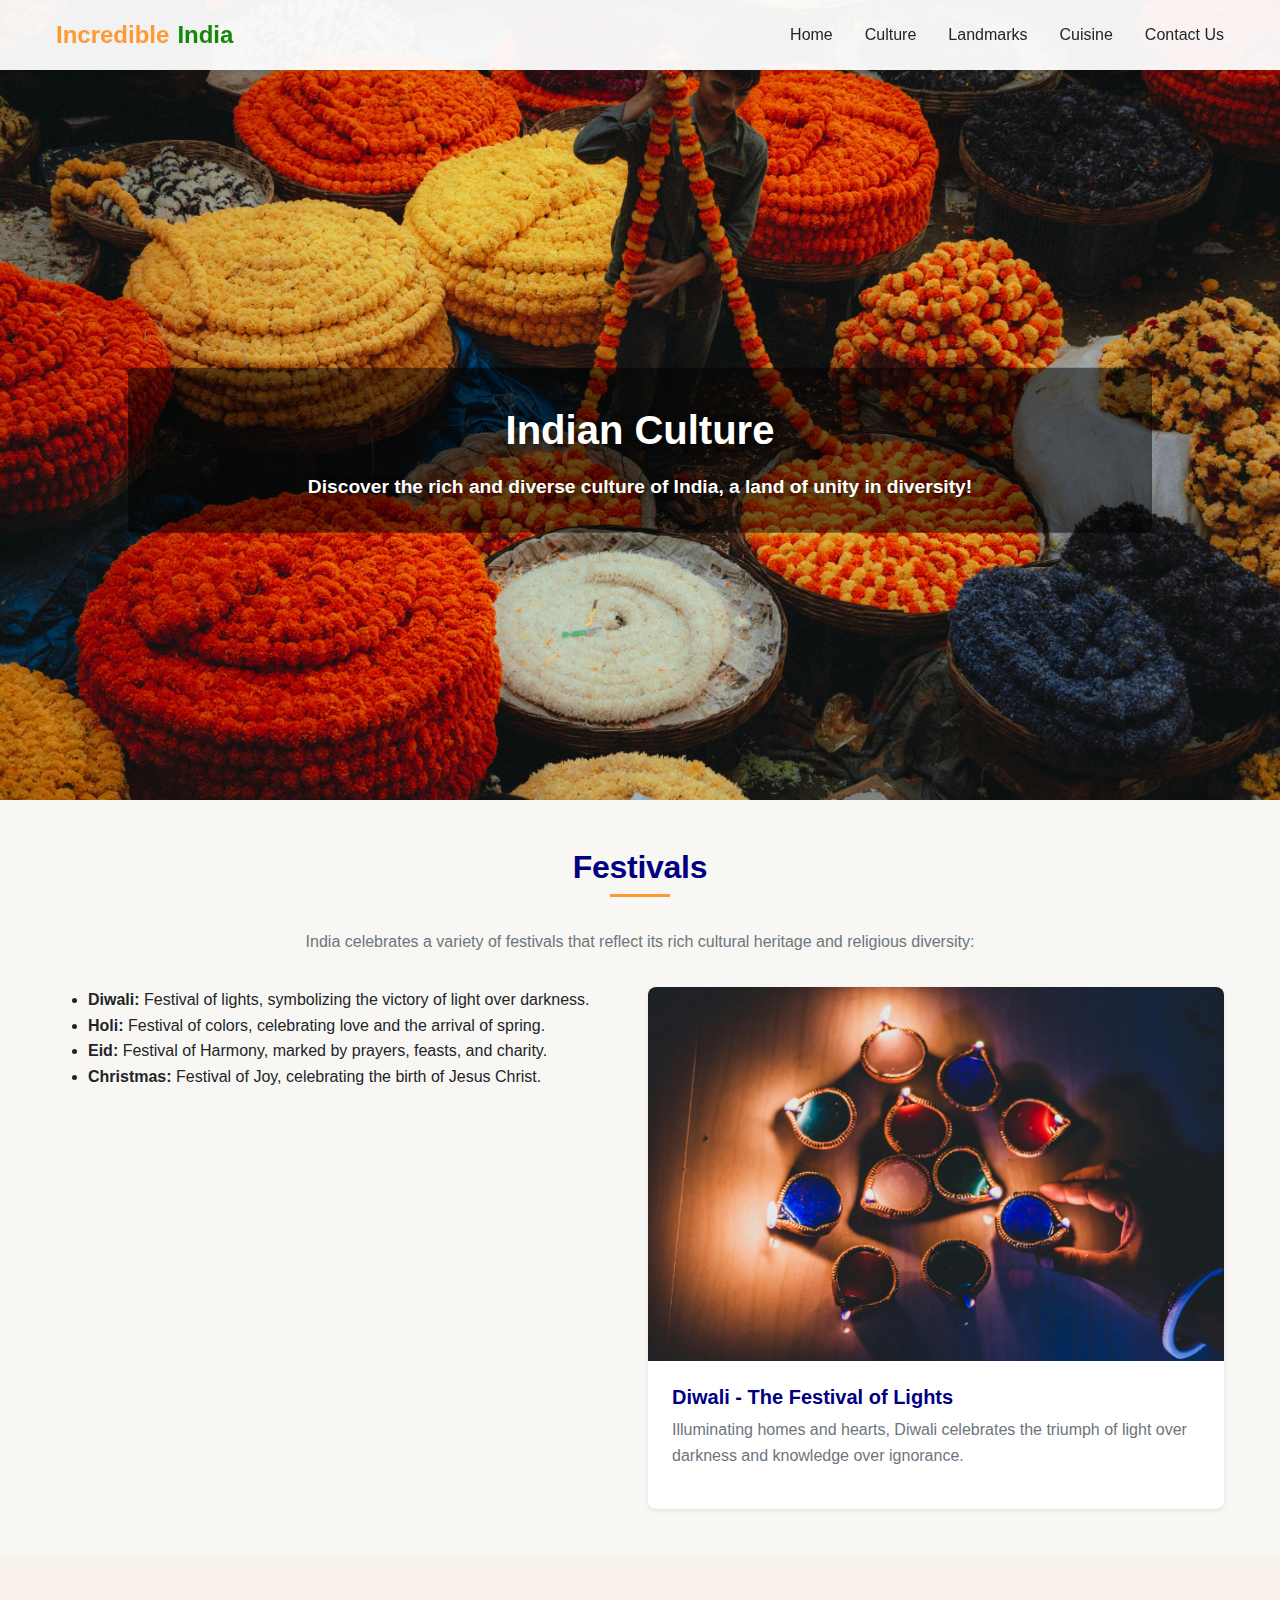
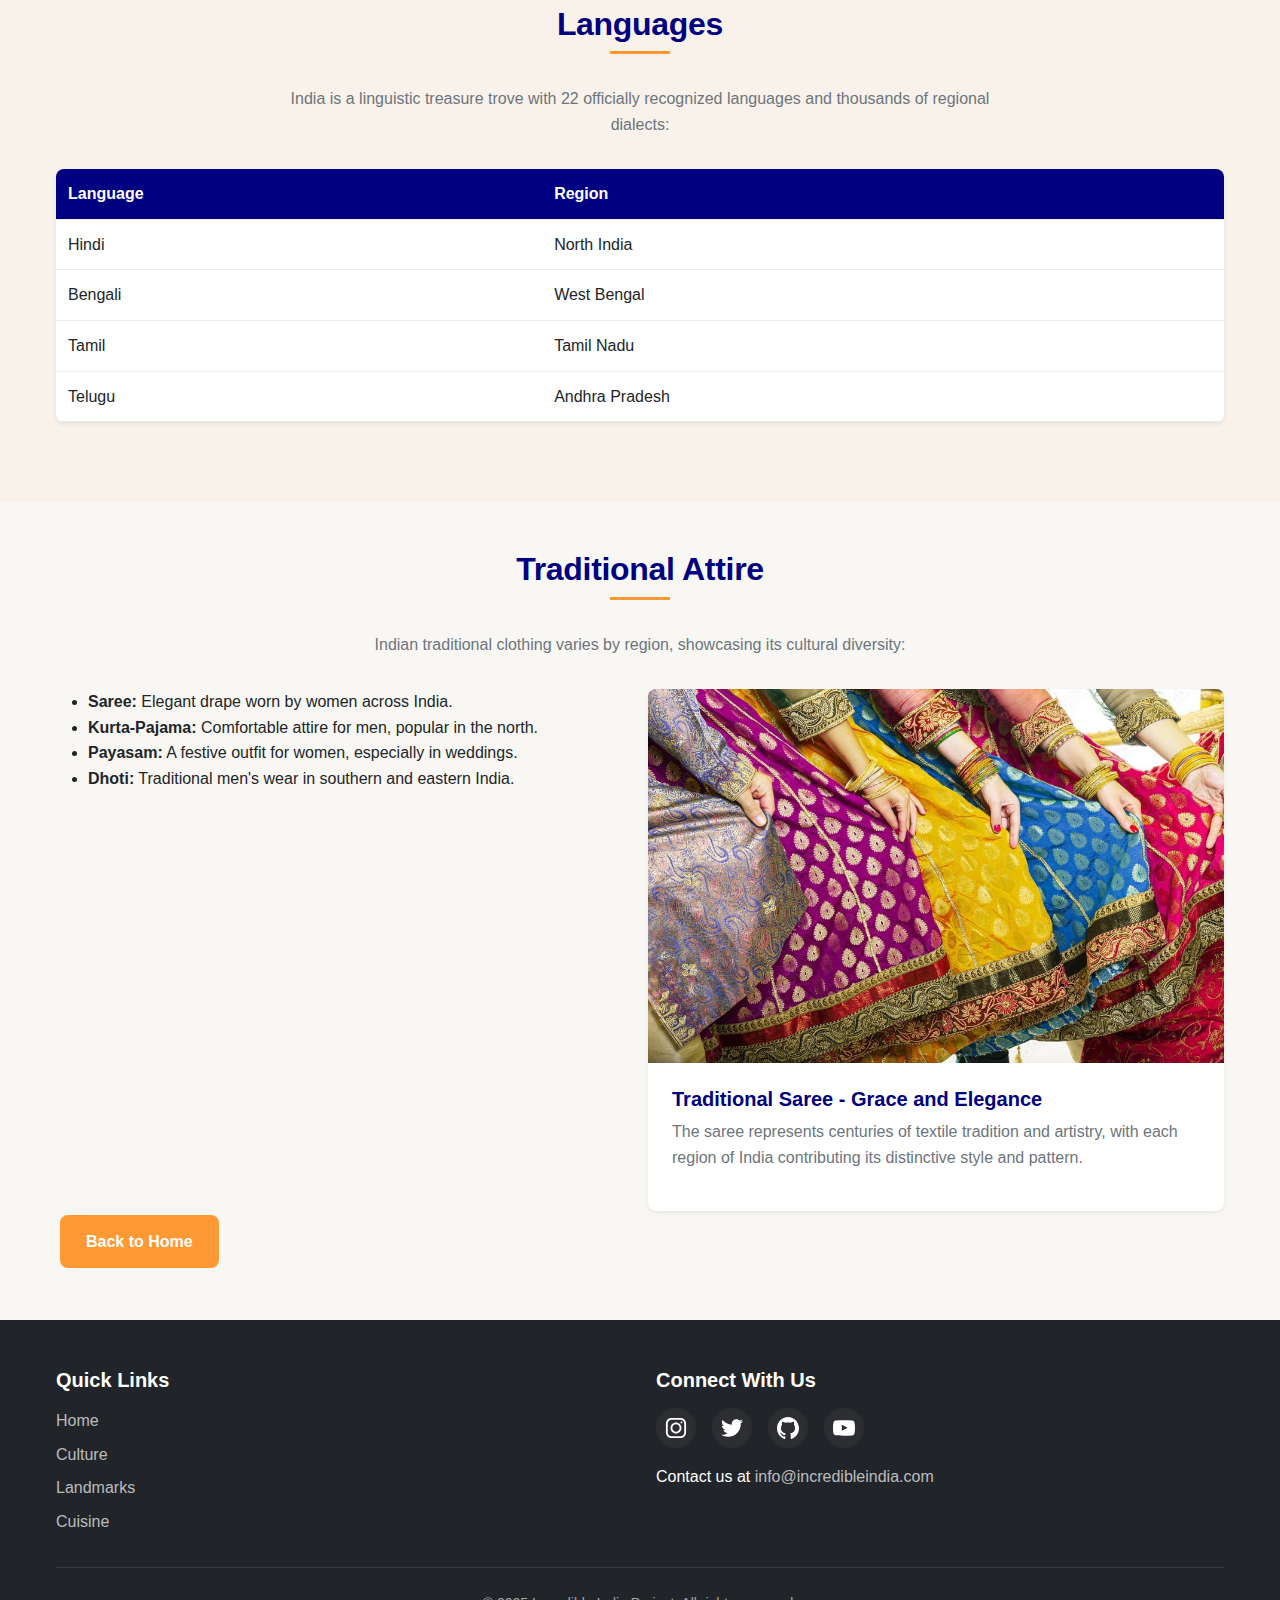
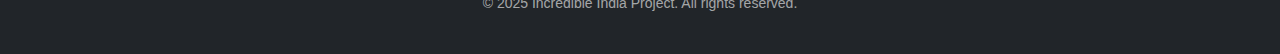
<file: culture.html>
<!DOCTYPE html>
<html lang="en">
<head>
    <meta charset="UTF-8">
    <meta name="viewport" content="width=device-width, initial-scale=1.0">
    <title>Indian Culture | Incredible India</title>
    <link rel="stylesheet" href="style.css">
    
</head>
<body>
    <nav class="navbar">
        <div class="nav-container container">
            <a href="index.html" class="logo">Incredible <span>India</span></a>
            
            <input type="checkbox" id="nav-toggle" class="nav-toggle">
            <label for="nav-toggle" class="nav-toggle-label" aria-label="Toggle navigation"></label>
            
            <ul class="nav-links">
                <li><a href="index.html">Home</a></li>
                <li><a href="culture.html">Culture</a></li>
                <li><a href="landmarks.html">Landmarks</a></li>
                <li><a href="cuisine.html">Cuisine</a></li>
                <li><a href="contact.html" class="active">Contact Us</a></li>
            </ul>
            
        </div>
    </nav>
   

    <section class="hero">
      <div class="hero-content fade-in">
          <img src="./imgs/cul3.jpg" alt="Background Image" class="bg-image">
      <div class="text-overlay">
        <p class="text-line">Indian Culture</p>
        <p class="text-line">Discover the rich and diverse culture of India, a land of unity in diversity!</p>
      </div>
      </div>
  </section>

    <section class="section">
        <div class="container">
            <h2 class="section-title">Festivals</h2>
            <p class="section-description">India celebrates a variety of festivals that reflect its rich cultural heritage and religious diversity:</p>
            
            <div class="grid grid-2 mt-4">
                <div class="slide-up">
                    <ul class="mb-4">
                        <li><strong>Diwali:</strong> Festival of lights, symbolizing the victory of light over darkness.</li>
                        <li><strong>Holi:</strong> Festival of colors, celebrating love and the arrival of spring.</li>
                        <li><strong>Eid:</strong> Festival of Harmony, marked by prayers, feasts, and charity.</li>
                        <li><strong>Christmas:</strong> Festival of Joy, celebrating the birth of Jesus Christ.</li>
                    </ul>
                </div>
                <div class="card slide-up delay-1">
                    <div class="card-img">
                        <img src="./imgs/diw.jpg" alt="Diwali - The Festival of Lights">
                    </div>
                    <div class="card-body">
                        <h4 class="card-title">Diwali - The Festival of Lights</h4>
                        <p class="card-text">Illuminating homes and hearts, Diwali celebrates the triumph of light over darkness and knowledge over ignorance.</p>
                    </div>
                </div>
            </div>
        </div>
    </section>

    <section class="section section-colored">
        <div class="container">
            <h2 class="section-title">Languages</h2>
            <p class="section-description">India is a linguistic treasure trove with 22 officially recognized languages and thousands of regional dialects:</p>
            
            <div class="table-container mt-4">
                <table>
                    <thead>
                        <tr>
                            <th>Language</th>
                            <th>Region</th>
                        </tr>
                    </thead>
                    <tbody>
                        <tr>
                            <td>Hindi</td>
                            <td>North India</td>
                        </tr>
                        <tr>
                            <td>Bengali</td>
                            <td>West Bengal</td>
                        </tr>
                        <tr>
                            <td>Tamil</td>
                            <td>Tamil Nadu</td>
                        </tr>
                        <tr>
                            <td>Telugu</td>
                            <td>Andhra Pradesh</td>
                        </tr>
                    </tbody>
                </table>
            </div>
        </div>
    </section>

    <section class="section">
        <div class="container">
            <h2 class="section-title">Traditional Attire</h2>
            <p class="section-description">Indian traditional clothing varies by region, showcasing its cultural diversity:</p>
            
            <div class="grid grid-2 mt-4">
                <div class="slide-up">
                    <ul class="mb-4">
                        <li><strong>Saree:</strong> Elegant drape worn by women across India.</li>
                        <li><strong>Kurta-Pajama:</strong> Comfortable attire for men, popular in the north.</li>
                        <li><strong>Payasam:</strong> A festive outfit for women, especially in weddings.</li>
                        <li><strong>Dhoti:</strong> Traditional men's wear in southern and eastern India.</li>
                    </ul>
                </div>
                <div class="card slide-up delay-1">
                    <div class="card-img">
                        <img src="./imgs/saree (2).jpeg" alt="Saree - Grace and Elegance">
                    </div>
                    <div class="card-body">
                        <h4 class="card-title">Traditional Saree - Grace and Elegance</h4>
                        <p class="card-text">The saree represents centuries of textile tradition and artistry, with each region of India contributing its distinctive style and pattern.</p>
                    </div>
                </div>
            </div>
            
            <div class="text-center mt-5">
                <a href="index.html" class="btn btn-primary">Back to Home</a>
            </div>
        </div>
    </section>

    <footer class="footer">
        <div class="container">
            <div class="footer-grid">
        
                
                <div class="footer-links">
                    <h4>Quick Links</h4>
                    <ul>
                        <li><a href="index.html">Home</a></li>
                        <li><a href="culture.html">Culture</a></li>
                        <li><a href="landmarks.html">Landmarks</a></li>
                        <li><a href="Cuisine.html">Cuisine</a></li>
                    </ul>
                </div>
                
                <div class="footer-links">
                    <h4>Connect With Us</h4>
                    <div class="button-container">
                        <button class="button flex-center">
                          <svg
                            xmlns="http://www.w3.org/2000/svg"
                            fill="none"
                            width="22px"
                            class="btn-svg"
                            viewBox="0 0 24 24"
                          >
                            <g stroke-width="0" id="SVGRepo_bgCarrier"></g>
                            <g
                              stroke-linejoin="round"
                              stroke-linecap="round"
                              id="SVGRepo_tracerCarrier"
                            ></g>
                            <g id="SVGRepo_iconCarrier">
                              <path
                                fill="#fff"
                                d="M12 18C15.3137 18 18 15.3137 18 12C18 8.68629 15.3137 6 12 6C8.68629 6 6 8.68629 6 12C6 15.3137 8.68629 18 12 18ZM12 16C14.2091 16 16 14.2091 16 12C16 9.79086 14.2091 8 12 8C9.79086 8 8 9.79086 8 12C8 14.2091 9.79086 16 12 16Z"
                                clip-rule="evenodd"
                                fill-rule="evenodd"
                              ></path>
                              <path
                                fill="#fff"
                                d="M18 5C17.4477 5 17 5.44772 17 6C17 6.55228 17.4477 7 18 7C18.5523 7 19 6.55228 19 6C19 5.44772 18.5523 5 18 5Z"
                              ></path>
                              <path
                                fill="#fff"
                                d="M1.65396 4.27606C1 5.55953 1 7.23969 1 10.6V13.4C1 16.7603 1 18.4405 1.65396 19.7239C2.2292 20.8529 3.14708 21.7708 4.27606 22.346C5.55953 23 7.23969 23 10.6 23H13.4C16.7603 23 18.4405 23 19.7239 22.346C20.8529 21.7708 21.7708 20.8529 22.346 19.7239C23 18.4405 23 16.7603 23 13.4V10.6C23 7.23969 23 5.55953 22.346 4.27606C21.7708 3.14708 20.8529 2.2292 19.7239 1.65396C18.4405 1 16.7603 1 13.4 1H10.6C7.23969 1 5.55953 1 4.27606 1.65396C3.14708 2.2292 2.2292 3.14708 1.65396 4.27606ZM13.4 3H10.6C8.88684 3 7.72225 3.00156 6.82208 3.0751C5.94524 3.14674 5.49684 3.27659 5.18404 3.43597C4.43139 3.81947 3.81947 4.43139 3.43597 5.18404C3.27659 5.49684 3.14674 5.94524 3.0751 6.82208C3.00156 7.72225 3 8.88684 3 10.6V13.4C3 15.1132 3.00156 16.2777 3.0751 17.1779C3.14674 18.0548 3.27659 18.5032 3.43597 18.816C3.81947 19.5686 4.43139 20.1805 5.18404 20.564C5.49684 20.7234 5.94524 20.8533 6.82208 20.9249C7.72225 20.9984 8.88684 21 10.6 21H13.4C15.1132 21 16.2777 20.9984 17.1779 20.9249C18.0548 20.8533 18.5032 20.7234 18.816 20.564C19.5686 20.1805 20.1805 19.5686 20.564 18.816C20.7234 18.5032 20.8533 18.0548 20.9249 17.1779C20.9984 16.2777 21 15.1132 21 13.4V10.6C21 8.88684 20.9984 7.72225 20.9249 6.82208C20.8533 5.94524 20.7234 5.49684 20.564 5.18404C20.1805 4.43139 19.5686 3.81947 18.816 3.43597C18.5032 3.27659 18.0548 3.14674 17.1779 3.0751C16.2777 3.00156 15.1132 3 13.4 3Z"
                                clip-rule="evenodd"
                                fill-rule="evenodd"
                              ></path>
                            </g>
                          </svg>
                        </button>
                        <button class="button flex-center">
                          <svg
                            viewBox="0 -2 20 20"
                            width="22px"
                            class="btn-svg"
                            version="1.1"
                            xmlns="http://www.w3.org/2000/svg"
                            xmlns:xlink="http://www.w3.org/1999/xlink"
                            fill="#fff"
                          >
                            <g id="SVGRepo_bgCarrier" stroke-width="0"></g>
                            <g
                              id="SVGRepo_tracerCarrier"
                              stroke-linecap="round"
                              stroke-linejoin="round"
                            ></g>
                            <g id="SVGRepo_iconCarrier">
                              <title>twitter [#154]</title>
                              <desc>Created with Sketch.</desc>
                              <defs></defs>
                              <g
                                id="Page-1"
                                stroke="none"
                                stroke-width="1"
                                fill="none"
                                fill-rule="evenodd"
                              >
                                <g
                                  id="Dribbble-Light-Preview"
                                  transform="translate(-60.000000, -7521.000000)"
                                  fill="#fff"
                                >
                                  <g id="icons" transform="translate(56.000000, 160.000000)">
                                    <path
                                      d="M10.29,7377 C17.837,7377 21.965,7370.84365 21.965,7365.50546 C21.965,7365.33021 21.965,7365.15595 21.953,7364.98267 C22.756,7364.41163 23.449,7363.70276 24,7362.8915 C23.252,7363.21837 22.457,7363.433 21.644,7363.52751 C22.5,7363.02244 23.141,7362.2289 23.448,7361.2926 C22.642,7361.76321 21.761,7362.095 20.842,7362.27321 C19.288,7360.64674 16.689,7360.56798 15.036,7362.09796 C13.971,7363.08447 13.518,7364.55538 13.849,7365.95835 C10.55,7365.79492 7.476,7364.261 5.392,7361.73762 C4.303,7363.58363 4.86,7365.94457 6.663,7367.12996 C6.01,7367.11125 5.371,7366.93797 4.8,7366.62489 L4.8,7366.67608 C4.801,7368.5989 6.178,7370.2549 8.092,7370.63591 C7.488,7370.79836 6.854,7370.82199 6.24,7370.70483 C6.777,7372.35099 8.318,7373.47829 10.073,7373.51078 C8.62,7374.63513 6.825,7375.24554 4.977,7375.24358 C4.651,7375.24259 4.325,7375.22388 4,7375.18549 C5.877,7376.37088 8.06,7377 10.29,7376.99705"
                                      id="twitter-[#154]"
                                    ></path>
                                  </g>
                                </g>
                              </g>
                            </g>
                          </svg>
                        </button>
                        <button class="button flex-center">
                          <svg
                            stroke="#fff"
                            fill="#fff"
                            xmlns:xlink="http://www.w3.org/1999/xlink"
                            xmlns="http://www.w3.org/2000/svg"
                            version="1.1"
                            class="btn-svg"
                            width="22px"
                            viewBox="0 0 20 20"
                          >
                            <g stroke-width="0" id="SVGRepo_bgCarrier"></g>
                            <g
                              stroke-linejoin="round"
                              stroke-linecap="round"
                              id="SVGRepo_tracerCarrier"
                            ></g>
                            <g id="SVGRepo_iconCarrier">
                              <title>github [#fff142]</title>
                              <desc>Created with Sketch.</desc>
                              <defs></defs>
                              <g
                                fill-rule="evenodd"
                                fill="none"
                                stroke-width="1"
                                stroke="none"
                                id="Page-1"
                              >
                                <g
                                  fill="#fff"
                                  transform="translate(-140.000000, -7559.000000)"
                                  id="Dribbble-Light-Preview"
                                >
                                  <g transform="translate(56.000000, 160.000000)" id="icons">
                                    <path
                                      id="github-[#fff142]"
                                      d="M94,7399 C99.523,7399 104,7403.59 104,7409.253 C104,7413.782 101.138,7417.624 97.167,7418.981 C96.66,7419.082 96.48,7418.762 96.48,7418.489 C96.48,7418.151 96.492,7417.047 96.492,7415.675 C96.492,7414.719 96.172,7414.095 95.813,7413.777 C98.04,7413.523 100.38,7412.656 100.38,7408.718 C100.38,7407.598 99.992,7406.684 99.35,7405.966 C99.454,7405.707 99.797,7404.664 99.252,7403.252 C99.252,7403.252 98.414,7402.977 96.505,7404.303 C95.706,7404.076 94.85,7403.962 94,7403.958 C93.15,7403.962 92.295,7404.076 91.497,7404.303 C89.586,7402.977 88.746,7403.252 88.746,7403.252 C88.203,7404.664 88.546,7405.707 88.649,7405.966 C88.01,7406.684 87.619,7407.598 87.619,7408.718 C87.619,7412.646 89.954,7413.526 92.175,7413.785 C91.889,7414.041 91.63,7414.493 91.54,7415.156 C90.97,7415.418 89.522,7415.871 88.63,7414.304 C88.63,7414.304 88.101,7413.319 87.097,7413.247 C87.097,7413.247 86.122,7413.234 87.029,7413.87 C87.029,7413.87 87.684,7414.185 88.139,7415.37 C88.139,7415.37 88.726,7417.2 91.508,7416.58 C91.513,7417.437 91.522,7418.245 91.522,7418.489 C91.522,7418.76 91.338,7419.077 90.839,7418.982 C86.865,7417.627 84,7413.783 84,7409.253 C84,7403.59 88.478,7399 94,7399"
                                    ></path>
                                  </g>
                                </g>
                              </g>
                            </g>
                          </svg>
                        </button>
                        <button class="button flex-center">
                          <svg
                            viewBox="0 -3 20 20"
                            width="22px"
                            class="btn-svg"
                            version="1.1"
                            xmlns="http://www.w3.org/2000/svg"
                            xmlns:xlink="http://www.w3.org/1999/xlink"
                            fill="#fff"
                            stroke="#fff"
                          >
                            <g id="SVGRepo_bgCarrier" stroke-width="0"></g>
                            <g
                              id="SVGRepo_tracerCarrier"
                              stroke-linecap="round"
                              stroke-linejoin="round"
                            ></g>
                            <g id="SVGRepo_iconCarrier">
                              <title>youtube [#fff168]</title>
                              <desc>Created with Sketch.</desc>
                              <defs></defs>
                              <g
                                id="Page-1"
                                stroke="none"
                                stroke-width="1"
                                fill="none"
                                fill-rule="evenodd"
                              >
                                <g
                                  id="Dribbble-Light-Preview"
                                  transform="translate(-300.000000, -7442.000000)"
                                  fill="#fff"
                                >
                                  <g id="icons" transform="translate(56.000000, 160.000000)">
                                    <path
                                      d="M251.988432,7291.58588 L251.988432,7285.97425 C253.980638,7286.91168 255.523602,7287.8172 257.348463,7288.79353 C255.843351,7289.62824 253.980638,7290.56468 251.988432,7291.58588 M263.090998,7283.18289 C262.747343,7282.73013 262.161634,7282.37809 261.538073,7282.26141 C259.705243,7281.91336 248.270974,7281.91237 246.439141,7282.26141 C245.939097,7282.35515 245.493839,7282.58153 245.111335,7282.93357 C243.49964,7284.42947 244.004664,7292.45151 244.393145,7293.75096 C244.556505,7294.31342 244.767679,7294.71931 245.033639,7294.98558 C245.376298,7295.33761 245.845463,7295.57995 246.384355,7295.68865 C247.893451,7296.0008 255.668037,7296.17532 261.506198,7295.73552 C262.044094,7295.64178 262.520231,7295.39147 262.895762,7295.02447 C264.385932,7293.53455 264.28433,7285.06174 263.090998,7283.18289"
                                      id="youtube-[#fff168]"
                                    ></path>
                                  </g>
                                </g>
                              </g>
                            </g>
                          </svg>
                        </button>
                      </div>
                      
                    <p class="mt-3">Contact us at <a href="mailto:info@incredibleindia.com">info@incredibleindia.com</a></p>
                </div>
            </div>
            
            <div class="footer-bottom">
                <p>&copy; 2025 Incredible India Project. All rights reserved.</p>
            </div>
        </div>
    </footer>
    

    
</body>
</html>
</file>
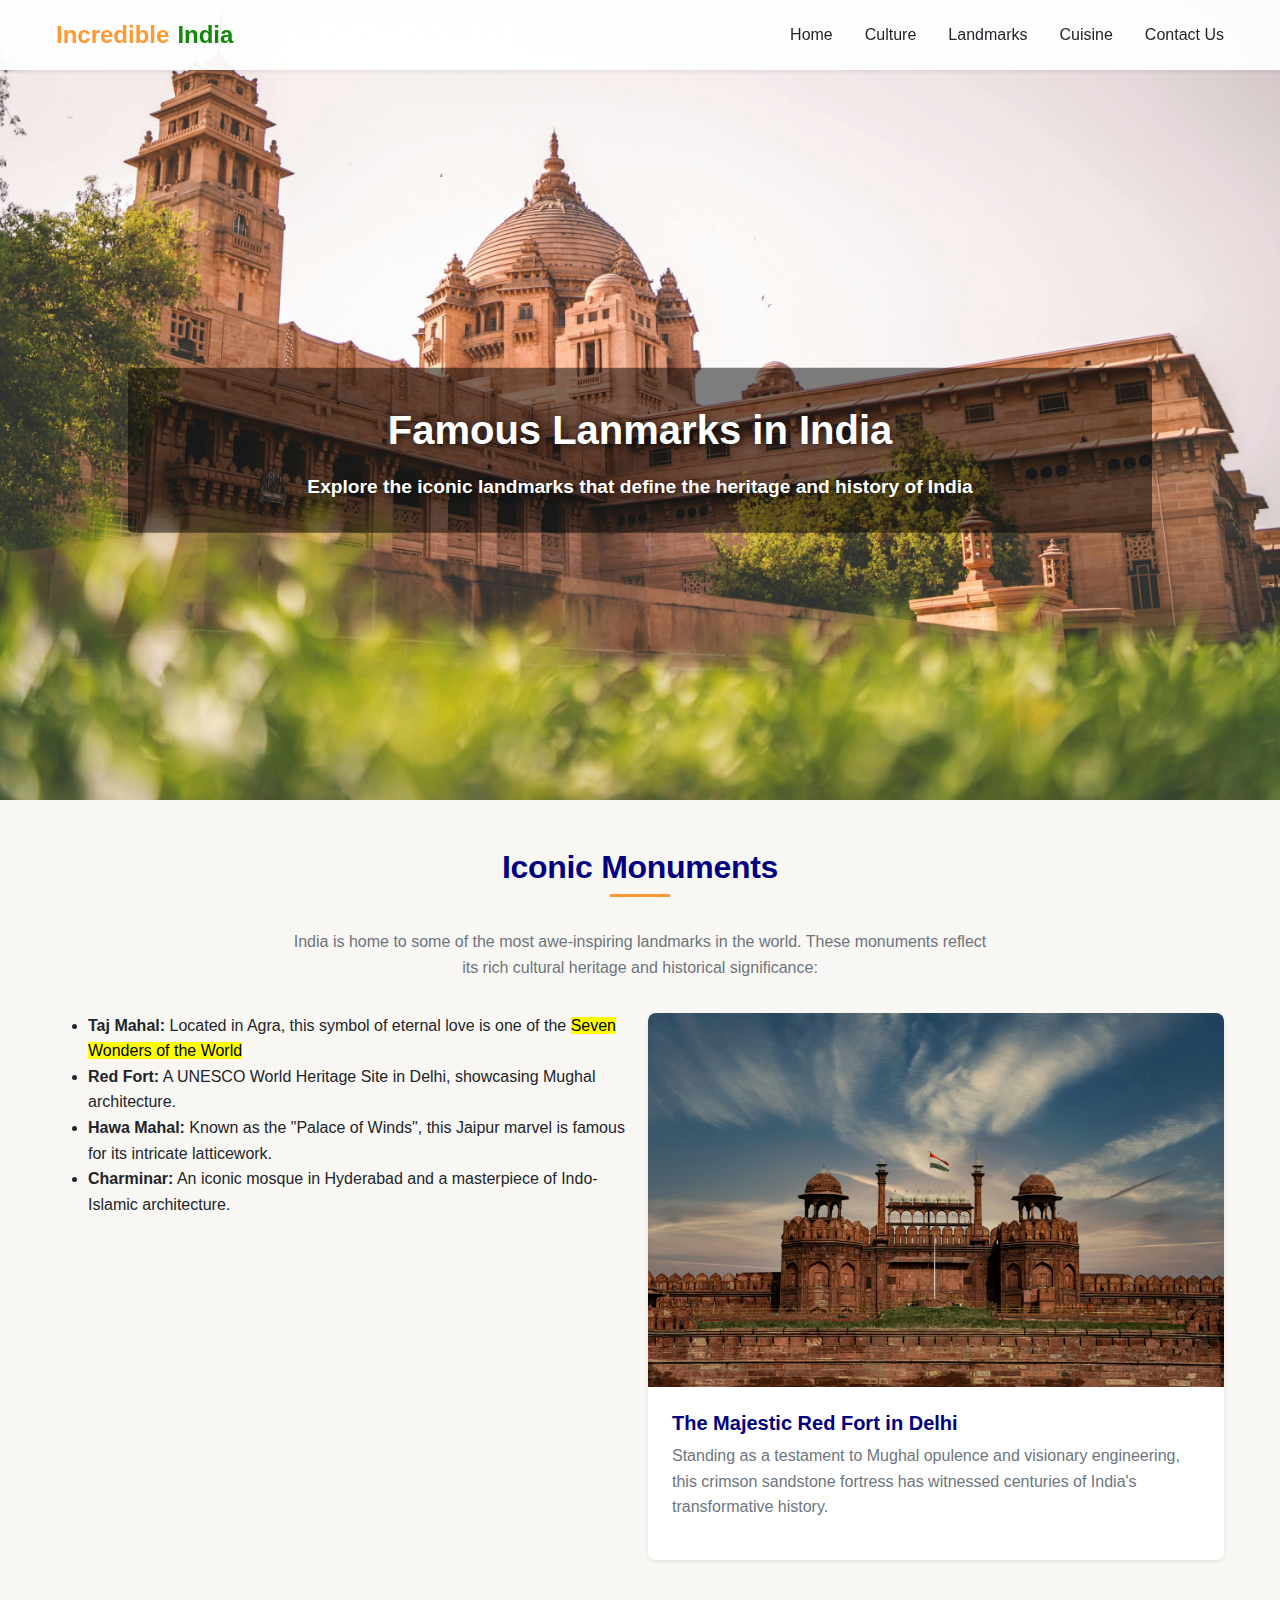
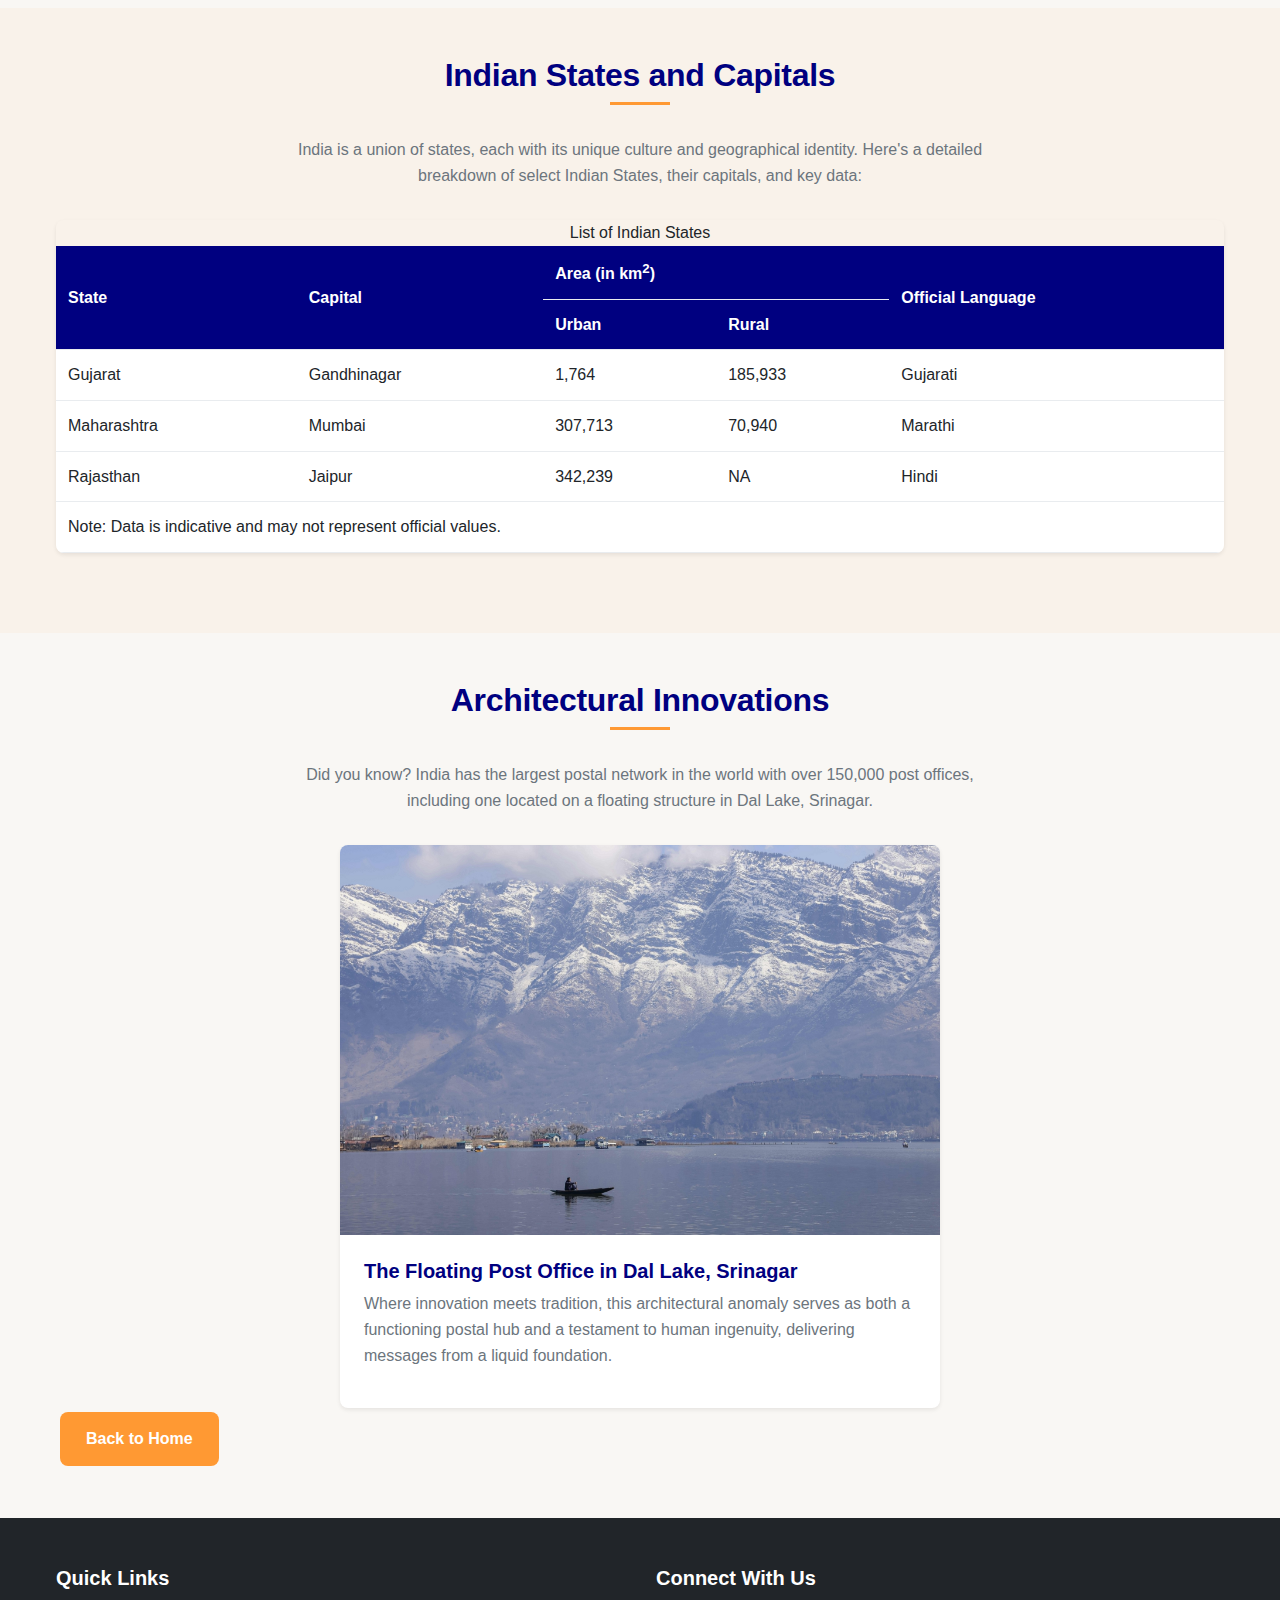
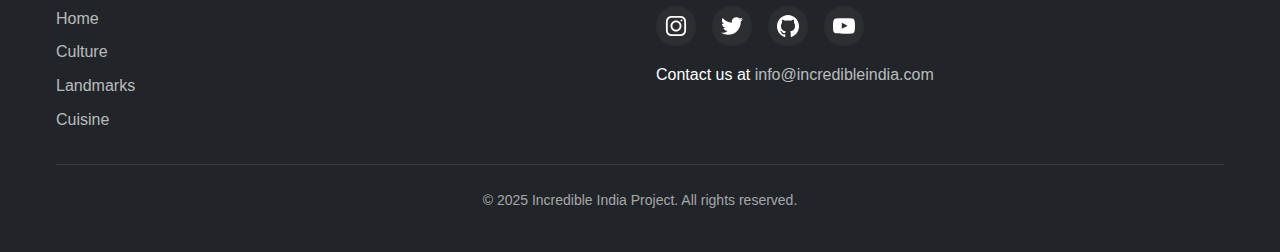
<file: landmarks.html>
<!DOCTYPE html>
<html lang="en">
<head>
    <meta charset="UTF-8">
    <meta name="viewport" content="width=device-width, initial-scale=1.0">
    <title>Indian Landmarks | Incredible India</title>
    <link rel="stylesheet" href="style.css">
</head>
<body>
    <nav class="navbar">
        <div class="nav-container container">
            <a href="index.html" class="logo">Incredible <span>India</span></a>
            
            <input type="checkbox" id="nav-toggle" class="nav-toggle">
            <label for="nav-toggle" class="nav-toggle-label" aria-label="Toggle navigation"></label>
            
            <ul class="nav-links">
                <li><a href="index.html">Home</a></li>
                <li><a href="culture.html">Culture</a></li>
                <li><a href="landmarks.html">Landmarks</a></li>
                <li><a href="cuisine.html">Cuisine</a></li>
                <li><a href="contact.html" class="active">Contact Us</a></li>
            </ul>
            
        </div>
    </nav>

    <section class="hero">
      <div class="hero-content fade-in">
        <!-- <img src="./pexels-steve-1509534.jpg" class="fimg">
          <div class="text-overlay">The Extraordinary</div>
          <div class="text-overlay">Discover the diversity, beauty and rich heritage of India!</div> -->
          <img src="./imgs/land2.jpg" alt="Background Image" class="bg-image">
      <div class="text-overlay">
        <p class="text-line">Famous Lanmarks in India</p>
        <p class="text-line">Explore the iconic landmarks that define the heritage and history of India</p>
      </div>
      </div>
  </section>
    <section class="section">
        <div class="container">
            <h2 class="section-title">Iconic Monuments</h2>
            <p class="section-description">India is home to some of the most awe-inspiring landmarks in the world. These monuments reflect its rich cultural heritage and historical significance:</p>
            
            <div class="grid grid-2 mt-4">
                <div class="slide-up">
                    <ul class="mb-4">
                        <li><strong>Taj Mahal:</strong> Located in Agra, this symbol of eternal love is one of the <mark>Seven Wonders of the World</mark></li>
                        <li><strong>Red Fort:</strong> A UNESCO World Heritage Site in Delhi, showcasing Mughal architecture.</li>
                        <li><strong>Hawa Mahal:</strong> Known as the "Palace of Winds", this Jaipur marvel is famous for its intricate latticework.</li>
                        <li><strong>Charminar:</strong> An iconic mosque in Hyderabad and a masterpiece of Indo-Islamic architecture.</li>
                    </ul>
                </div>
                <div class="card slide-up delay-1">
                    <div class="card-img">
                        <img src="./imgs/red.jpg" alt="The Majestic Red Fort in Delhi">
                    </div>
                    <div class="card-body">
                        <h4 class="card-title">The Majestic Red Fort in Delhi</h4>
                        <p class="card-text">Standing as a testament to Mughal opulence and visionary engineering, this crimson sandstone fortress has witnessed centuries of India's transformative history.</p>
                    </div>
                </div>
            </div>
        </div>
    </section>

    <section class="section section-colored">
        <div class="container">
            <h2 class="section-title">Indian States and Capitals</h2>
            <p class="section-description">India is a union of states, each with its unique culture and geographical identity. Here's a detailed breakdown of select Indian States, their capitals, and key data:</p>
            
            <div class="table-container mt-4 slide-up">
                <table>
                    <caption>List of Indian States</caption>
                    <thead>
                        <tr>
                            <th rowspan="2">State</th>
                            <th rowspan="2">Capital</th>
                            <th colspan="2">Area (in km<sup>2</sup>)</th>
                            <th rowspan="2">Official Language</th>
                        </tr>
                        <tr>
                            <th>Urban</th>
                            <th>Rural</th>
                        </tr>
                    </thead>
                    <tbody>
                        <tr>
                            <td>Gujarat</td>
                            <td>Gandhinagar</td>
                            <td>1,764</td>
                            <td>185,933</td>
                            <td>Gujarati</td>
                        </tr>
                        <tr>
                            <td>Maharashtra</td>
                            <td>Mumbai</td>
                            <td>307,713</td>
                            <td>70,940</td>
                            <td>Marathi</td>
                        </tr>
                        <tr>
                            <td>Rajasthan</td>
                            <td>Jaipur</td>
                            <td>342,239</td>
                            <td>NA</td>
                            <td>Hindi</td>
                        </tr>
                        <tr>
                            <td colspan="5" class="table-note">Note: Data is indicative and may not represent official values.</td>
                        </tr>
                    </tbody>
                </table>
            </div>
        </div>
    </section>

    <section class="section">
        <div class="container">
            <h2 class="section-title">Architectural Innovations</h2>
            <p class="section-description">Did you know? India has the largest postal network in the world with over 150,000 post offices, including one located on a floating structure in Dal Lake, Srinagar.</p>
            
            <div class="card centered-card mt-4 slide-up" style="max-width: 600px; margin-left: auto; margin-right: auto;">
                <div class="card-img">
                    <img src="./imgs/dal.jpg.crdownload " alt="The floating post office in Dal Lake, Srinagar" class="img-constrained">
                </div>
                <div class="card-body">
                    <h4 class="card-title">The Floating Post Office in Dal Lake, Srinagar</h4>
                    <p class="card-text">Where innovation meets tradition, this architectural anomaly serves as both a functioning postal hub and a testament to human ingenuity, delivering messages from a liquid foundation.</p>
                </div>
            </div>
            
            <div class="text-center mt-5">
                <a href="index.html" class="btn btn-primary">Back to Home</a>
            </div>
        </div>
    </section>

    <footer class="footer">
        <div class="container">
            <div class="footer-grid">
        
                
                <div class="footer-links">
                    <h4>Quick Links</h4>
                    <ul>
                        <li><a href="index.html">Home</a></li>
                        <li><a href="culture.html">Culture</a></li>
                        <li><a href="landmarks.html">Landmarks</a></li>
                        <li><a href="Cuisine.html">Cuisine</a></li>
                    </ul>
                </div>
                
                <div class="footer-links">
                    <h4>Connect With Us</h4>
                    <div class="button-container">
                        <button class="button flex-center">
                          <svg
                            xmlns="http://www.w3.org/2000/svg"
                            fill="none"
                            width="22px"
                            class="btn-svg"
                            viewBox="0 0 24 24"
                          >
                            <g stroke-width="0" id="SVGRepo_bgCarrier"></g>
                            <g
                              stroke-linejoin="round"
                              stroke-linecap="round"
                              id="SVGRepo_tracerCarrier"
                            ></g>
                            <g id="SVGRepo_iconCarrier">
                              <path
                                fill="#fff"
                                d="M12 18C15.3137 18 18 15.3137 18 12C18 8.68629 15.3137 6 12 6C8.68629 6 6 8.68629 6 12C6 15.3137 8.68629 18 12 18ZM12 16C14.2091 16 16 14.2091 16 12C16 9.79086 14.2091 8 12 8C9.79086 8 8 9.79086 8 12C8 14.2091 9.79086 16 12 16Z"
                                clip-rule="evenodd"
                                fill-rule="evenodd"
                              ></path>
                              <path
                                fill="#fff"
                                d="M18 5C17.4477 5 17 5.44772 17 6C17 6.55228 17.4477 7 18 7C18.5523 7 19 6.55228 19 6C19 5.44772 18.5523 5 18 5Z"
                              ></path>
                              <path
                                fill="#fff"
                                d="M1.65396 4.27606C1 5.55953 1 7.23969 1 10.6V13.4C1 16.7603 1 18.4405 1.65396 19.7239C2.2292 20.8529 3.14708 21.7708 4.27606 22.346C5.55953 23 7.23969 23 10.6 23H13.4C16.7603 23 18.4405 23 19.7239 22.346C20.8529 21.7708 21.7708 20.8529 22.346 19.7239C23 18.4405 23 16.7603 23 13.4V10.6C23 7.23969 23 5.55953 22.346 4.27606C21.7708 3.14708 20.8529 2.2292 19.7239 1.65396C18.4405 1 16.7603 1 13.4 1H10.6C7.23969 1 5.55953 1 4.27606 1.65396C3.14708 2.2292 2.2292 3.14708 1.65396 4.27606ZM13.4 3H10.6C8.88684 3 7.72225 3.00156 6.82208 3.0751C5.94524 3.14674 5.49684 3.27659 5.18404 3.43597C4.43139 3.81947 3.81947 4.43139 3.43597 5.18404C3.27659 5.49684 3.14674 5.94524 3.0751 6.82208C3.00156 7.72225 3 8.88684 3 10.6V13.4C3 15.1132 3.00156 16.2777 3.0751 17.1779C3.14674 18.0548 3.27659 18.5032 3.43597 18.816C3.81947 19.5686 4.43139 20.1805 5.18404 20.564C5.49684 20.7234 5.94524 20.8533 6.82208 20.9249C7.72225 20.9984 8.88684 21 10.6 21H13.4C15.1132 21 16.2777 20.9984 17.1779 20.9249C18.0548 20.8533 18.5032 20.7234 18.816 20.564C19.5686 20.1805 20.1805 19.5686 20.564 18.816C20.7234 18.5032 20.8533 18.0548 20.9249 17.1779C20.9984 16.2777 21 15.1132 21 13.4V10.6C21 8.88684 20.9984 7.72225 20.9249 6.82208C20.8533 5.94524 20.7234 5.49684 20.564 5.18404C20.1805 4.43139 19.5686 3.81947 18.816 3.43597C18.5032 3.27659 18.0548 3.14674 17.1779 3.0751C16.2777 3.00156 15.1132 3 13.4 3Z"
                                clip-rule="evenodd"
                                fill-rule="evenodd"
                              ></path>
                            </g>
                          </svg>
                        </button>
                        <button class="button flex-center">
                          <svg
                            viewBox="0 -2 20 20"
                            width="22px"
                            class="btn-svg"
                            version="1.1"
                            xmlns="http://www.w3.org/2000/svg"
                            xmlns:xlink="http://www.w3.org/1999/xlink"
                            fill="#fff"
                          >
                            <g id="SVGRepo_bgCarrier" stroke-width="0"></g>
                            <g
                              id="SVGRepo_tracerCarrier"
                              stroke-linecap="round"
                              stroke-linejoin="round"
                            ></g>
                            <g id="SVGRepo_iconCarrier">
                              <title>twitter [#154]</title>
                              <desc>Created with Sketch.</desc>
                              <defs></defs>
                              <g
                                id="Page-1"
                                stroke="none"
                                stroke-width="1"
                                fill="none"
                                fill-rule="evenodd"
                              >
                                <g
                                  id="Dribbble-Light-Preview"
                                  transform="translate(-60.000000, -7521.000000)"
                                  fill="#fff"
                                >
                                  <g id="icons" transform="translate(56.000000, 160.000000)">
                                    <path
                                      d="M10.29,7377 C17.837,7377 21.965,7370.84365 21.965,7365.50546 C21.965,7365.33021 21.965,7365.15595 21.953,7364.98267 C22.756,7364.41163 23.449,7363.70276 24,7362.8915 C23.252,7363.21837 22.457,7363.433 21.644,7363.52751 C22.5,7363.02244 23.141,7362.2289 23.448,7361.2926 C22.642,7361.76321 21.761,7362.095 20.842,7362.27321 C19.288,7360.64674 16.689,7360.56798 15.036,7362.09796 C13.971,7363.08447 13.518,7364.55538 13.849,7365.95835 C10.55,7365.79492 7.476,7364.261 5.392,7361.73762 C4.303,7363.58363 4.86,7365.94457 6.663,7367.12996 C6.01,7367.11125 5.371,7366.93797 4.8,7366.62489 L4.8,7366.67608 C4.801,7368.5989 6.178,7370.2549 8.092,7370.63591 C7.488,7370.79836 6.854,7370.82199 6.24,7370.70483 C6.777,7372.35099 8.318,7373.47829 10.073,7373.51078 C8.62,7374.63513 6.825,7375.24554 4.977,7375.24358 C4.651,7375.24259 4.325,7375.22388 4,7375.18549 C5.877,7376.37088 8.06,7377 10.29,7376.99705"
                                      id="twitter-[#154]"
                                    ></path>
                                  </g>
                                </g>
                              </g>
                            </g>
                          </svg>
                        </button>
                        <button class="button flex-center">
                          <svg
                            stroke="#fff"
                            fill="#fff"
                            xmlns:xlink="http://www.w3.org/1999/xlink"
                            xmlns="http://www.w3.org/2000/svg"
                            version="1.1"
                            class="btn-svg"
                            width="22px"
                            viewBox="0 0 20 20"
                          >
                            <g stroke-width="0" id="SVGRepo_bgCarrier"></g>
                            <g
                              stroke-linejoin="round"
                              stroke-linecap="round"
                              id="SVGRepo_tracerCarrier"
                            ></g>
                            <g id="SVGRepo_iconCarrier">
                              <title>github [#fff142]</title>
                              <desc>Created with Sketch.</desc>
                              <defs></defs>
                              <g
                                fill-rule="evenodd"
                                fill="none"
                                stroke-width="1"
                                stroke="none"
                                id="Page-1"
                              >
                                <g
                                  fill="#fff"
                                  transform="translate(-140.000000, -7559.000000)"
                                  id="Dribbble-Light-Preview"
                                >
                                  <g transform="translate(56.000000, 160.000000)" id="icons">
                                    <path
                                      id="github-[#fff142]"
                                      d="M94,7399 C99.523,7399 104,7403.59 104,7409.253 C104,7413.782 101.138,7417.624 97.167,7418.981 C96.66,7419.082 96.48,7418.762 96.48,7418.489 C96.48,7418.151 96.492,7417.047 96.492,7415.675 C96.492,7414.719 96.172,7414.095 95.813,7413.777 C98.04,7413.523 100.38,7412.656 100.38,7408.718 C100.38,7407.598 99.992,7406.684 99.35,7405.966 C99.454,7405.707 99.797,7404.664 99.252,7403.252 C99.252,7403.252 98.414,7402.977 96.505,7404.303 C95.706,7404.076 94.85,7403.962 94,7403.958 C93.15,7403.962 92.295,7404.076 91.497,7404.303 C89.586,7402.977 88.746,7403.252 88.746,7403.252 C88.203,7404.664 88.546,7405.707 88.649,7405.966 C88.01,7406.684 87.619,7407.598 87.619,7408.718 C87.619,7412.646 89.954,7413.526 92.175,7413.785 C91.889,7414.041 91.63,7414.493 91.54,7415.156 C90.97,7415.418 89.522,7415.871 88.63,7414.304 C88.63,7414.304 88.101,7413.319 87.097,7413.247 C87.097,7413.247 86.122,7413.234 87.029,7413.87 C87.029,7413.87 87.684,7414.185 88.139,7415.37 C88.139,7415.37 88.726,7417.2 91.508,7416.58 C91.513,7417.437 91.522,7418.245 91.522,7418.489 C91.522,7418.76 91.338,7419.077 90.839,7418.982 C86.865,7417.627 84,7413.783 84,7409.253 C84,7403.59 88.478,7399 94,7399"
                                    ></path>
                                  </g>
                                </g>
                              </g>
                            </g>
                          </svg>
                        </button>
                        <button class="button flex-center">
                          <svg
                            viewBox="0 -3 20 20"
                            width="22px"
                            class="btn-svg"
                            version="1.1"
                            xmlns="http://www.w3.org/2000/svg"
                            xmlns:xlink="http://www.w3.org/1999/xlink"
                            fill="#fff"
                            stroke="#fff"
                          >
                            <g id="SVGRepo_bgCarrier" stroke-width="0"></g>
                            <g
                              id="SVGRepo_tracerCarrier"
                              stroke-linecap="round"
                              stroke-linejoin="round"
                            ></g>
                            <g id="SVGRepo_iconCarrier">
                              <title>youtube [#fff168]</title>
                              <desc>Created with Sketch.</desc>
                              <defs></defs>
                              <g
                                id="Page-1"
                                stroke="none"
                                stroke-width="1"
                                fill="none"
                                fill-rule="evenodd"
                              >
                                <g
                                  id="Dribbble-Light-Preview"
                                  transform="translate(-300.000000, -7442.000000)"
                                  fill="#fff"
                                >
                                  <g id="icons" transform="translate(56.000000, 160.000000)">
                                    <path
                                      d="M251.988432,7291.58588 L251.988432,7285.97425 C253.980638,7286.91168 255.523602,7287.8172 257.348463,7288.79353 C255.843351,7289.62824 253.980638,7290.56468 251.988432,7291.58588 M263.090998,7283.18289 C262.747343,7282.73013 262.161634,7282.37809 261.538073,7282.26141 C259.705243,7281.91336 248.270974,7281.91237 246.439141,7282.26141 C245.939097,7282.35515 245.493839,7282.58153 245.111335,7282.93357 C243.49964,7284.42947 244.004664,7292.45151 244.393145,7293.75096 C244.556505,7294.31342 244.767679,7294.71931 245.033639,7294.98558 C245.376298,7295.33761 245.845463,7295.57995 246.384355,7295.68865 C247.893451,7296.0008 255.668037,7296.17532 261.506198,7295.73552 C262.044094,7295.64178 262.520231,7295.39147 262.895762,7295.02447 C264.385932,7293.53455 264.28433,7285.06174 263.090998,7283.18289"
                                      id="youtube-[#fff168]"
                                    ></path>
                                  </g>
                                </g>
                              </g>
                            </g>
                          </svg>
                        </button>
                      </div>
                      
                    <p class="mt-3">Contact us at <a href="mailto:info@incredibleindia.com">info@incredibleindia.com</a></p>
                </div>
            </div>
            
            <div class="footer-bottom">
                <p>&copy; 2025 Incredible India Project. All rights reserved.</p>
            </div>
        </div>
    </footer>
    

</body>
</html>
</file>
<file: style.css>
* {
  margin: 0;
  padding: 0;
  box-sizing: border-box;
}

html {
  scroll-behavior: smooth;
  font-size: 16px;
}

body {
  font-family: 'Open Sans', sans-serif;
  color: #212529;
  background-color: #f9f7f4;
  line-height: 1.6;
  overflow-x: hidden;
}

h1, h2, h3, h4, h5, h6 {
  font-family: 'Poppins', sans-serif;
  font-weight: 700;
  line-height: 1.2;
  margin-bottom: 1rem;
  color: #000080;
}

h1 {
  font-size: 2.5rem;
  letter-spacing: -0.5px;
}

h2 {
  font-size: 2rem;
  letter-spacing: -0.3px;
}

h3 {
  font-size: 1.5rem;
}

p {
  margin-bottom: 1rem;
}

#cuisine-bg{
  height: 120vh;
}
img {
  max-width: 100%;
  display: block;
}
/* starts here */
.bg-image {
  width: 100%;
  height: 100vh;
  object-fit: cover;
  position: relative;
}

.text-overlay {
  text-shadow: 2px 2px 8px rgba(0, 0, 0, 0.7);
  position: absolute;
  top: 50%;
  left: 50%;
  transform: translate(-50%, -50%);
  text-align: center;
  color: whitesmoke;
  font-size: clamp(1.5rem, 5vw, 3.125rem); /* Responsive font size */
  font-family: 'Lucida Sans', 'Lucida Sans Regular', 'Lucida Grande', 'Lucida Sans Unicode', Geneva, Verdana, sans-serif;
  font-weight: 600;
  padding: 20px;
  border-radius: 10px;
  width: 90%;
  max-width: 800px;
  z-index: 5;
}

.text-line {
  margin: 10px 0; /* Adds space between the two text lines */
}
/* ends here */
a {
  text-decoration: none;
  color: #FF9933;
  transition: all 200ms ease;
  font-weight: 500;
}

a:hover {
  color: #e57f1d;
}

ul, ol {
  padding-left: 2rem;
  margin-bottom: 1rem;
}

.container {
  width: 100%;
  max-width: 1200px;
  margin: 0 auto;
  padding: 0 2rem;
}

.row {
  display: flex;
  flex-wrap: wrap;
  margin: 0 -15px;
}

.col {
  flex: 1;
  padding: 0 15px;
}

.grid {
  display: grid;
  gap: 1rem;
}

.grid-2 {
  grid-template-columns: repeat(2, 1fr);
}

.grid-3 {
  grid-template-columns: repeat(3, 1fr);
}

.grid-4 {
  grid-template-columns: repeat(4, 1fr);
}

.navbar {
  position: fixed;
  top: 0;
  left: 0;
  width: 100%;
  z-index: 1000;
  background-color: rgba(255, 255, 255, 0.95);
  box-shadow: 0 2px 4px rgba(0, 0, 0, 0.08);
  transition: 300ms ease;
}

.navbar.scrolled {
  box-shadow: 0 4px 12px rgba(0, 0, 0, 0.12);
}

.nav-container {
  display: flex;
  justify-content: space-between;
  align-items: center;
  padding: 1rem 0;
}

.logo {
  font-family: 'Poppins', sans-serif;
  font-size: 1.5rem;
  font-weight: 700;
  color: #FF9933;
  display: flex;
  align-items: center;
  gap: 0.5rem;
}

.logo span {
  color: #138808;
}

.nav-links {
  display: flex;
  list-style: none;
  margin: 0;
  padding: 0;
  gap: 2rem;
}

.nav-links a {
  color: #212529;
  position: relative;
  padding: 0.25rem 0;
}

.nav-links a::after {
  content: '';
  position: absolute;
  bottom: 0;
  left: 0;
  width: 0;
  height: 2px;
  background-color: #FF9933;
  transition: width 300ms ease;
}

.nav-links a:hover {
  color: #FF9933;
}


.nav-links a:hover::after {
  width: 100%;
}
.nav-links a.active::before   {

  width: 100%;
}



.mobile-toggle {
  display: none;
  background: none;
  border: none;
  cursor: pointer;
  font-size: 1.5rem;
  color: #212529;
}

.hero-title {
  font-size: 3.5rem;
  font-weight: 800;
  margin-bottom: 1rem;
  color: #ffffff;
  line-height: 1.1;
}
#ojas{
  height: 100%;
  width: 100%;
}
.hero-subtitle {
  font-size: 1.25rem;
  margin-bottom: 2rem;
  font-weight: 400;
}

.btn {
  display: inline-block;
  padding: 1rem 1.5rem;
  border-radius: 8px;
  font-weight: 600;
  text-align: center;
  cursor: pointer;
  transition: all 200ms ease;
  border: 2px solid transparent;
}

.btn-primary {
  background-color: #FF9933;
  color: #ffffff;
}

.btn-primary:hover {
  background-color: #e57f1d;
  color: #ffffff;
}

.btn-secondary {
  background-color: #138808;
  color: #ffffff;
}

.btn-secondary:hover {
  background-color: #0c6c07;
  color: #ffffff;
}

.btn-outline {
  background-color: transparent;
  border-color: #ffcb96;
  color: #FF9933        ;
}

.btn-outline:hover {
  background-color: #f6b26e;
  color: #ffffff;
}

.section {
  padding: 4rem 0;
}

.section-sm {
  padding: 2rem 0;
}

.section-lg {
  padding: 8rem 0;
}

.section-title {
  text-align: center;
  margin-bottom: 2rem;
  position: relative;
}

.section-title::after {
  content: '';
  display: block;
  width: 60px;
  height: 3px;
  background-color: #FF9933;
  margin: 0.5rem auto 0;
}

.section-description {
  text-align: center;
  max-width: 700px;
  margin: 0 auto 2rem;
  color: #6c757d;
}

.section-dark {
  background-color: #212529;
  color: #ffffff;
}

.section-dark .section-title {
  color: #ffffff;
}

.section-colored {
  background-color: rgba(255, 153, 51, 0.05);
}

.card {
  background-color: #ffffff;
  border-radius: 8px;
  overflow: hidden;
  box-shadow: 0 2px 4px rgba(0, 0, 0, 0.08);
  transition: transform 300ms ease, box-shadow 300ms ease;
}

#India{
  height: auto;
}
.mt-3{
  margin-top: 1rem;
}
.card-list {
  display: flex;
  flex-wrap: wrap;
  gap: 2rem;
  color: #6c757d;
}

.card:hover {
  transform: translateY(-5px);
  box-shadow: 0 4px 12px rgba(0, 0, 0, 0.12);
}

.card-img {
  height: 65%;
  overflow: hidden;
}

.card-img img {
  width: 100%;
  height: 100%;
  transition: transform 500ms ease;
}

.card:hover .card-img img {
  transform: scale(1.05);
}

.card-body {
  padding: 2rem;
}

.card-title {
  font-size: 1.25rem;
  margin-bottom: 0.5rem;
}

.card-text {
  color: #6c757d;
  margin-bottom: 1rem;
  
}

.feature-box {
  text-align: center;
  padding: 2rem;
  background-color: #ffffff;
  border-radius: 8px;
  box-shadow: 0 2px 4px rgba(0, 0, 0, 0.08);
  transition: transform 300ms ease;
}

.feature-box:hover {
  transform: translateY(-10px);
}

.feature-icon {
  font-size: 2.5rem;
  color: #FF9933;
  margin-bottom: 1rem;
}

.feature-title {
  font-size: 1.5rem;
  margin-top: auto;
}

.table-container {
  overflow-x: auto;
  border-radius: 8px;
  box-shadow: 0 2px 4px rgba(0, 0, 0, 0.08);
  margin-bottom: 2rem;
}

table {
  width: 100%;
  border-collapse: collapse;
  background-color: #ffffff;
}

th, td {
  padding: 1rem;
  text-align: left;
  border-bottom: 1px solid #e9ecef;
}

thead th {
  background-color: #000080;
  color: #ffffff;
  font-weight: 600;
}

tbody tr:hover {
  background-color: rgba(255, 153, 51, 0.05);
}

.form-container {
  background-color: #ffffff;
  padding: 2rem;
  border-radius: 8px;
  box-shadow: 0 4px 12px rgba(0, 0, 0, 0.12);
}

.form-group {
  margin-bottom: 1rem;
}

.form-label {
  display: block;
  margin-bottom: 0.25rem;
  font-weight: 500;
}

.form-control {
  width: 100%;
  padding: 0.75rem;
  border: 1px solid #e9ecef;
  border-radius: 4px;
  font-family: 'Open Sans', sans-serif;
  transition: border-color 200ms ease, box-shadow 200ms ease;
}

.form-control:focus {
  border-color: #FF9933;
  outline: none;
  box-shadow: 0 0 0 3px rgba(255, 153, 51, 0.25);
}

textarea.form-control {
  min-height: 100px;
  resize: vertical;
}

.form-check {
  display: flex;
  align-items: center;
  margin-bottom: 0.5rem;
}

.form-check-input {
  margin-right: 0.5rem;
}

.gallery {
  display: grid;
  grid-template-columns: repeat(auto-fill, minmax(250px, 1fr));
  gap: 1rem;
}

.gallery-item {
  position: relative;
  border-radius: 8px;
  overflow: hidden;
  box-shadow: 0 2px 4px rgba(0, 0, 0, 0.08);
  height: 250px;
}

.gallery-item img {
  width: 100%;
  height: 100%;
  object-fit: cover;
  transition: transform 300ms ease;
}

.gallery-caption {
  position: absolute;
  bottom: 0;
  left: 0;
  right: 0;
  background: linear-gradient(transparent, rgba(0, 0, 0, 0.7));
  color: #ffffff;
  padding: 1rem;
  transform: translateY(100%);
  transition: transform 300ms ease;
}

.gallery-item:hover img {
  transform: scale(1.1);
}

.gallery-item:hover .gallery-caption {
  transform: translateY(0);
}

.footer {
  background-color: #212529;
  color: #ffffff;
  padding: 4rem 0 2rem;
}

.footer-grid {
  display: grid;
  grid-template-columns: repeat(auto-fit, minmax(250px, 1fr));
  gap: 2rem;
}

.footer-logo {
  font-size: 1.5rem;
  font-weight: 700;
  color: #ffffff;
  margin-bottom: 1rem;
}

.footer-links h4 {
  font-size: 1.25rem;
  margin-bottom: 1rem;
  color: #ffffff;
}

.footer-links ul {
  list-style: none;
  padding: 0;
  margin: 0;
}

.footer-links li {
  margin-bottom: 0.5rem;
}

.footer-links a {
  color: rgba(255, 255, 255, 0.7);
}

.footer-links a:hover {
  color: #ffffff;
}

.footer-bottom {
  text-align: center;
  padding-top: 2rem;
  margin-top: 2rem;
  border-top: 1px solid rgba(255, 255, 255, 0.1);
  font-size: 0.875rem;
  color: rgba(255, 255, 255, 0.6);
}

/* .social-links {
  display: flex;
  gap: 1rem;
}

.social-links a {
  display: flex;
  align-items: center;
  justify-content: center;
  width: 36px;
  height: 36px;
  background-color: rgba(255, 255, 255, 0.1);
  border-radius: 50%;
  color: #ffffff;
  transition: background-color 200ms ease;
}


.social-links a:hover {
  background-color: #FF9933;
  color: #ffffff;
} */

.button-container {
  display: flex;
  gap: 1rem;
}

.button {
  cursor: pointer;
  text-decoration: none;
  color: #ffff;
  width: 40px;
  height: 40px;
  border-radius: 50%;
  background-color: #2d2e32;
  border: 2px solid #2d2e32;
  transition: all 0.45s;
}

.button:hover {
  transform: rotate(360deg);
  transform-origin: center center;
  background-color: #ffff;
  color: #2d2e32;
}

.button:hover .btn-svg {
  filter: invert(100%) sepia(100%) saturate(0%) hue-rotate(305deg)
    brightness(103%) contrast(103%);
}

.flex-center {
  display: flex;
  justify-content: center;
  align-items: center;
}


.nav-toggle {
  position: absolute;
  opacity: 0;
  cursor: pointer;
  height: 0;
  width: 0;
}

.nav-toggle-label {
  display: none;
  cursor: pointer;
  font-size: 1.5rem;
  color: #212529;
  align-items: center;
  justify-content: center;
}

.nav-toggle-label::before {
  content: '☰';
  display: block;
}

.nav-toggle:checked + .nav-toggle-label::before {
  content: '✕';
}
* {
  margin: 0;
  padding: 0;
  box-sizing: border-box;
}

html {
  scroll-behavior: smooth;
  font-size: 16px;
}

body {
  font-family: 'Open Sans', sans-serif;
  color: #212529;
  background-color: #f9f7f4;
  line-height: 1.6;
  overflow-x: hidden;
  width: 100%;
}

h1, h2, h3, h4, h5, h6 {
  font-family: 'Poppins', sans-serif;
  font-weight: 700;
  line-height: 1.2;
  margin-bottom: 1rem;
  color: #000080;
}

h1 {
  font-size: 2.5rem;
  letter-spacing: -0.5px;
}

h2 {
  font-size: 2rem;
  letter-spacing: -0.3px;
}

h3 {
  font-size: 1.5rem;
}

p {
  margin-bottom: 1rem;
}

#cuisine-bg {
  height: 100vh; /* Changed from 120vh for better mobile experience */
  max-height: 800px;
}

img {
  max-width: 100%;
  height: auto;
  display: block;
}

/* Background image section */
.bg-image {
  width: 100%;
  height: 100vh;
  max-height: 800px;
  object-fit: cover;
  position: relative; /* Ensure this is the positioning context */
}

.text-overlay {
  position: absolute;
  top: 50%;
  left: 50%;
  transform: translate(-50%, -50%);
  text-align: center;
  color: white;
  background-color: rgba(0, 0, 0, 0.5);
  padding: clamp(10px, 2vw, 20px); /* Responsive padding */
  border-radius: 5px;
  width: clamp(80%, 90vw, 600px); /* Responsive width */
  z-index: 2;
  max-width: 90%; /* Prevent overflow */
}

.text-line {
  margin: clamp(5px, 1vw, 10px) 0; /* Responsive margin */
}

/* Responsive text sizes */
.text-line:first-child {
  font-size: clamp(1.5rem, 4vw, 2.5rem);
  font-weight: bold;
}

.text-line:nth-child(2) {
  font-size: clamp(0.9rem, 2.5vw, 1.2rem);
}
a {
  text-decoration: none;
  color: #FF9933;
  transition: all 200ms ease;
  font-weight: 500;
}

a:hover {
  color: #e57f1d;
}

ul, ol {
  padding-left: 2rem;
  margin-bottom: 1rem;
}

.container {
  width: 100%;
  max-width: 1200px;
  margin: 0 auto;
  padding: 0 1rem; /* Reduced padding for small screens */
}

.row {
  display: flex;
  flex-wrap: wrap;
  margin: 0 -15px;
}

.col {
  flex: 1;
  padding: 0 15px;
  min-width: 100%; /* Full width on mobile by default */
}

/* Updated grid system */
.grid {
  display: grid;
  gap: 1rem;
}

.grid-2 {
  grid-template-columns: repeat(auto-fit, minmax(280px, 1fr)); /* Responsive columns */
}

.grid-3 {
  grid-template-columns: repeat(auto-fit, minmax(250px, 1fr)); /* Responsive columns */
}

.grid-4 {
  grid-template-columns: repeat(auto-fit, minmax(200px, 1fr)); /* Responsive columns */
}

/* Navigation */
.navbar {
  position: fixed;
  top: 0;
  left: 0;
  width: 100%;
  z-index: 1000;
  background-color: rgba(255, 255, 255, 0.95);
  box-shadow: 0 2px 4px rgba(0, 0, 0, 0.08);
  transition: 300ms ease;
}

.navbar.scrolled {
  box-shadow: 0 4px 12px rgba(0, 0, 0, 0.12);
}

.nav-container {
  display: flex;
  justify-content: space-between;
  align-items: center;
  padding: 1rem;
  position: relative;
}

.logo {
  font-family: 'Poppins', sans-serif;
  font-size: 1.5rem;
  font-weight: 700;
  color: #FF9933;
  display: flex;
  align-items: center;
  gap: 0.5rem;
  z-index: 1001; /* Keep logo above mobile menu */
}

.logo span {
  color: #138808;
}

.nav-links {
  display: flex;
  list-style: none;
  margin: 0;
  padding: 0;
  gap: 2rem;
}

.nav-links a {
  color: #212529;
  position: relative;
  padding: 0.25rem 0;
}

.nav-links a::after {
  content: '';
  position: absolute;
  bottom: 0;
  left: 0;
  width: 0;
  height: 2px;
  background-color: #FF9933;
  transition: width 300ms ease;
}

.nav-links a:hover {
  color: #FF9933;
}

.nav-links a:hover::after {
  width: 100%;
}

.nav-links a.active::before {
  width: 100%;
}

.mobile-toggle {
  display: none;
}

.hero-title {
  font-size: clamp(2rem, 5vw, 3.5rem); /* Responsive font size */
  font-weight: 800;
  margin-bottom: 1rem;
  color: #ffffff;
  line-height: 1.1;
}

.hero-subtitle {
  font-size: clamp(1rem, 2vw, 1.25rem); /* Responsive font size */
  margin-bottom: 2rem;
  font-weight: 400;
}

/* Buttons */
.btn {
  display: inline-block;
  padding: 0.75rem 1.5rem;
  border-radius: 8px;
  font-weight: 600;
  text-align: center;
  cursor: pointer;
  transition: all 200ms ease;
  border: 2px solid transparent;
  margin: 0.25rem;
}

.btn-primary {
  background-color: #FF9933;
  color: #ffffff;
}

.btn-primary:hover {
  background-color: #e57f1d;
  color: #ffffff;
}

.btn-secondary {
  background-color: #138808;
  color: #ffffff;
}

.btn-secondary:hover {
  background-color: #0c6c07;
  color: #ffffff;
}

.btn-outline {
  background-color: transparent;
  border-color: #ffcb96;
  color: #FF9933;
}

.btn-outline:hover {
  background-color: #f6b26e;
  color: #ffffff;
}

/* Sections */
.section {
  padding: 3rem 1rem; /* Adjusted padding */
}

.section-sm {
  padding: 1.5rem 1rem; /* Adjusted padding */
}

.section-lg {
  padding: 5rem 1rem; /* Adjusted padding */
}

.section-title {
  text-align: center;
  margin-bottom: 2rem;
  position: relative;
}

.section-title::after {
  content: '';
  display: block;
  width: 60px;
  height: 3px;
  background-color: #FF9933;
  margin: 0.5rem auto 0;
}

.section-description {
  text-align: center;
  max-width: 700px;
  margin: 0 auto 2rem;
  color: #6c757d;
}

.section-dark {
  background-color: #212529;
  color: #ffffff;
}

.section-dark .section-title {
  color: #ffffff;
}

.section-colored {
  background-color: rgba(255, 153, 51, 0.05);
}

/* Cards */
.card {
  background-color: #ffffff;
  border-radius: 8px;
  overflow: hidden;
  box-shadow: 0 2px 4px rgba(0, 0, 0, 0.08);
  transition: transform 300ms ease, box-shadow 300ms ease;
  height: 100%; /* Make cards equal height */
  display: flex;
  flex-direction: column;
}

/* #India {
  height: 100%;
  width: auto;
  object-fit: cover;

} */

.mt-3 {
  margin-top: 1rem;
}

.card-list {
  display: grid;
  grid-template-columns: repeat(auto-fill, minmax(280px, 1fr)); /* Responsive grid */
  gap: 2rem;
  color: #6c757d;
}

.card:hover {
  transform: translateY(-5px);
  box-shadow: 0 4px 12px rgba(0, 0, 0, 0.12);
}

.card-img {
  height: 0;
  padding-bottom: 65%; /* Maintain aspect ratio */
  position: relative;
  overflow: hidden;
}

.card-img img {
  position: absolute;
  top: 0;
  left: 0;
  width: 100%;
  height: 100%;
  object-fit: cover;
  transition: transform 500ms ease;
}

.card:hover .card-img img {
  transform: scale(1.05);
}

.card-body {
  padding: 1.5rem;
  flex-grow: 0;
  display: flex;
  flex-direction: column;
}

.card-title {
  font-size: 1.25rem;
  margin-bottom: 0.5rem;
}

.card-text {
  color: #6c757d;
  margin-bottom: 1rem;
  flex-grow: 1;
}

/* Feature boxes */
.feature-box {
  text-align: center;
  padding: 1.5rem;
  background-color: #ffffff;
  border-radius: 8px;
  box-shadow: 0 2px 4px rgba(0, 0, 0, 0.08);
  transition: transform 300ms ease;
  height: 100%; /* Equal height boxes */
  display: flex;
  flex-direction: column;
}

.feature-box:hover {
  transform: translateY(-10px);
}

.feature-icon {
  font-size: 2.5rem;
  color: #FF9933;
  margin-bottom: 1rem;
}

.feature-title {
  font-size: 1.5rem;
  margin-top: auto;
}

/* Tables */
.table-container {
  overflow-x: auto;
  border-radius: 8px;
  box-shadow: 0 2px 4px rgba(0, 0, 0, 0.08);
  margin-bottom: 2rem;
  -webkit-overflow-scrolling: touch; /* Smooth scrolling on iOS */
}

table {
  width: 100%;
  border-collapse: collapse;
  background-color: #ffffff;
}

th, td {
  padding: 0.75rem; /* Reduced padding for mobile */
  text-align: left;
  border-bottom: 1px solid #e9ecef;
}

thead th {
  background-color: #000080;
  color: #ffffff;
  font-weight: 600;
}

tbody tr:hover {
  background-color: rgba(255, 153, 51, 0.05);
}

/* Forms */
.form-container {
  background-color: #ffffff;
  padding: 1.5rem;
  border-radius: 8px;
  box-shadow: 0 4px 12px rgba(0, 0, 0, 0.12);
}

.form-group {
  margin-bottom: 1rem;
}

.form-label {
  display: block;
  margin-bottom: 0.25rem;
  font-weight: 500;
}

.form-control {
  width: 100%;
  padding: 0.75rem;
  border: 1px solid #e9ecef;
  border-radius: 4px;
  font-family: 'Open Sans', sans-serif;
  transition: border-color 200ms ease, box-shadow 200ms ease;
}

.form-control:focus {
  border-color: #FF9933;
  outline: none;
  box-shadow: 0 0 0 3px rgba(255, 153, 51, 0.25);
}

textarea.form-control {
  min-height: 100px;
  resize: vertical;
}

.form-check {
  display: flex;
  align-items: center;
  margin-bottom: 0.5rem;
}

.form-check-input {
  margin-right: 0.5rem;
}

/* Gallery */
.gallery {
  display: grid;
  grid-template-columns: repeat(auto-fill, minmax(200px, 1fr)); /* Responsive grid */
  gap: 1rem;
}

.gallery-item {
  position: relative;
  border-radius: 8px;
  overflow: hidden;
  box-shadow: 0 2px 4px rgba(0, 0, 0, 0.08);
  height: 0;
  padding-bottom: 100%; /* Square ratio */
}

.gallery-item img {
  position: absolute;
  top: 0;
  left: 0;
  width: 100%;
  height: 100%;
  object-fit: cover;
  transition: transform 300ms ease;
}

.gallery-caption {
  position: absolute;
  bottom: 0;
  left: 0;
  right: 0;
  background: linear-gradient(transparent, rgba(0, 0, 0, 0.7));
  color: #ffffff;
  padding: 1rem;
  transform: translateY(100%);
  transition: transform 300ms ease;
}

.gallery-item:hover img {
  transform: scale(1.1);
}

.gallery-item:hover .gallery-caption {
  transform: translateY(0);
}

/* Footer */
.footer {
  background-color: #212529;
  color: #ffffff;
  padding: 3rem 1rem 1.5rem;
}

.footer-grid {
  display: grid;
  grid-template-columns: repeat(auto-fit, minmax(200px, 1fr)); /* Responsive grid */
  gap: 2rem;
}

.footer-logo {
  font-size: 1.5rem;
  font-weight: 700;
  color: #ffffff;
  margin-bottom: 1rem;
}

.footer-links h4 {
  font-size: 1.25rem;
  margin-bottom: 1rem;
  color: #ffffff;
}

.footer-links ul {
  list-style: none;
  padding: 0;
  margin: 0;
}

.footer-links li {
  margin-bottom: 0.5rem;
}

.footer-links a {
  color: rgba(255, 255, 255, 0.7);
}

.footer-links a:hover {
  color: #ffffff;
}

.footer-bottom {
  text-align: center;
  padding-top: 1.5rem;
  margin-top: 1.5rem;
  border-top: 1px solid rgba(255, 255, 255, 0.1);
  font-size: 0.875rem;
  color: rgba(255, 255, 255, 0.6);
}

/* Social buttons */
.button-container {
  display: flex;
  flex-wrap: wrap;
  gap: 1rem;
  justify-content: left; /* Center on mobile */
}

.button {
  cursor: pointer;
  text-decoration: none;
  color: #ffff;
  width: 40px;
  height: 40px;
  border-radius: 50%;
  background-color: #2d2e32;
  border: 2px solid #2d2e32;
  transition: all 0.45s;
}

.button:hover {
  transform: rotate(360deg);
  transform-origin: center center;
  background-color: #ffff;
  color: #2d2e32;
}

.button:hover .btn-svg {
  filter: invert(100%) sepia(100%) saturate(0%) hue-rotate(305deg)
    brightness(103%) contrast(103%);
}

.flex-center {
  display: flex;
  justify-content: center;
  align-items: center;
}

/* Mobile navigation */
.nav-toggle {
  position: absolute;
  opacity: 0;
  cursor: pointer;
  height: 0;
  width: 0;
}

.nav-toggle-label {
  display: none;
  cursor: pointer;
  font-size: 1.5rem;
  color: #212529;
  align-items: center;
  justify-content: center;
  z-index: 1001; /* Keep toggle above the menu */
}

.nav-toggle-label::before {
  content: '☰';
  display: block;
}

.nav-toggle:checked + .nav-toggle-label::before {
  content: '✕';
}

/* Media Queries */
@media (max-width: 992px) {
  html {
    font-size: 15px;
  }

  .nav-toggle-label {
    display: flex;
  }

  .text-overlay {
    /* width: 90%;
    padding: 15px; */
    padding: clamp(15px, 2.5vw, 25px);
    width: clamp(60%, 80vw, 600px);
  }
  .hero-title {
    font-size: 2.5rem;
  }
  
  .mobile-toggle {
    display: none;
  }
  
  .nav-links {
    position: fixed;
    top: 70px;
    left: 0;
    right: 0;
    flex-direction: column;
    background-color: #ffffff;
    padding: 0;
    box-shadow: 0 4px 12px rgba(0, 0, 0, 0.12);
    max-height: 0;
    overflow: hidden;
    opacity: 0;
    transition: max-height 0.3s ease, opacity 0.2s ease, padding 0.3s ease;
    pointer-events: none;
    border-top: 0;
    gap: 0; /* Remove gap for mobile menu */
  }
  
  .nav-toggle:checked ~ .nav-links {
    max-height: 300px;
    padding: 1rem;
    opacity: 1;
    pointer-events: all;
    border-top: 1px solid #e9ecef;
  }
  
  .nav-links li {
    width: 100%;
    text-align: center;
    margin: 0.75rem 0;
  }
  
  .nav-links a {
    display: block;
    padding: 0.5rem 0;
  }
  
  .col {
    min-width: 100%; /* Full width columns on tablet */
  }
}

@media (max-width: 768px) {
  html {
    font-size: 14px;
  }
  #India{
    height: auto;
  }
  
  .text-overlay {
    /* width: 90%;
    padding: 15px; */
    padding: clamp(15px, 2.5vw, 25px);
    width: clamp(60%, 80vw, 600px);
  }
  
  .text-line:first-child {
    font-size: 1.5rem;
    
  }
  
  .text-line:nth-child(2) {
    font-size: 1rem;
  }

  .section {
    padding: 2rem 1rem;
  }
  
  .button-container {
    justify-content: center;
  }
  
  .card-img {
    padding-bottom: 60%; /* Slightly smaller image height on mobile */
  }
  
  .card-body {
    padding: 1rem;
  }
}

@media(max-width: 857px) {
  .grid-2{
    grid-template-columns: repeat(1,1fr);
  }
  .grid-3{
    grid-template-columns: repeat(1,1fr);
  }
}

@media (max-width: 480px) {
  .hero {
    position: relative;
    height: auto;
    min-height: 300px;
  }
  
  .bg-img {
    height: 100%;
    object-fit: cover;
  }
  
  .text-overlay {
    width: 90%;
    padding: 10px;
  }
  
  .text-line:first-child {
    font-size: 1.5rem;
    margin: 5px 0;
  }
  
  .text-line:nth-child(2) {
    font-size: 0.9rem;
    margin: 5px 0;
  }
}


@keyframes fadeIn {
  from { 
    opacity: 0; 
  }
  to { 
    opacity: 1; 
  }
}

@keyframes slideUp {
  from { 
    transform: translateY(30px); 
    opacity: 0; 
  }
  to { 
    transform: translateY(0); 
    opacity: 1; 
  }
}

.fade-in {
  animation: fadeIn 1s ease forwards;
}

.slide-up {
  animation: slideUp 0.8s ease forwards;
}
</file>
